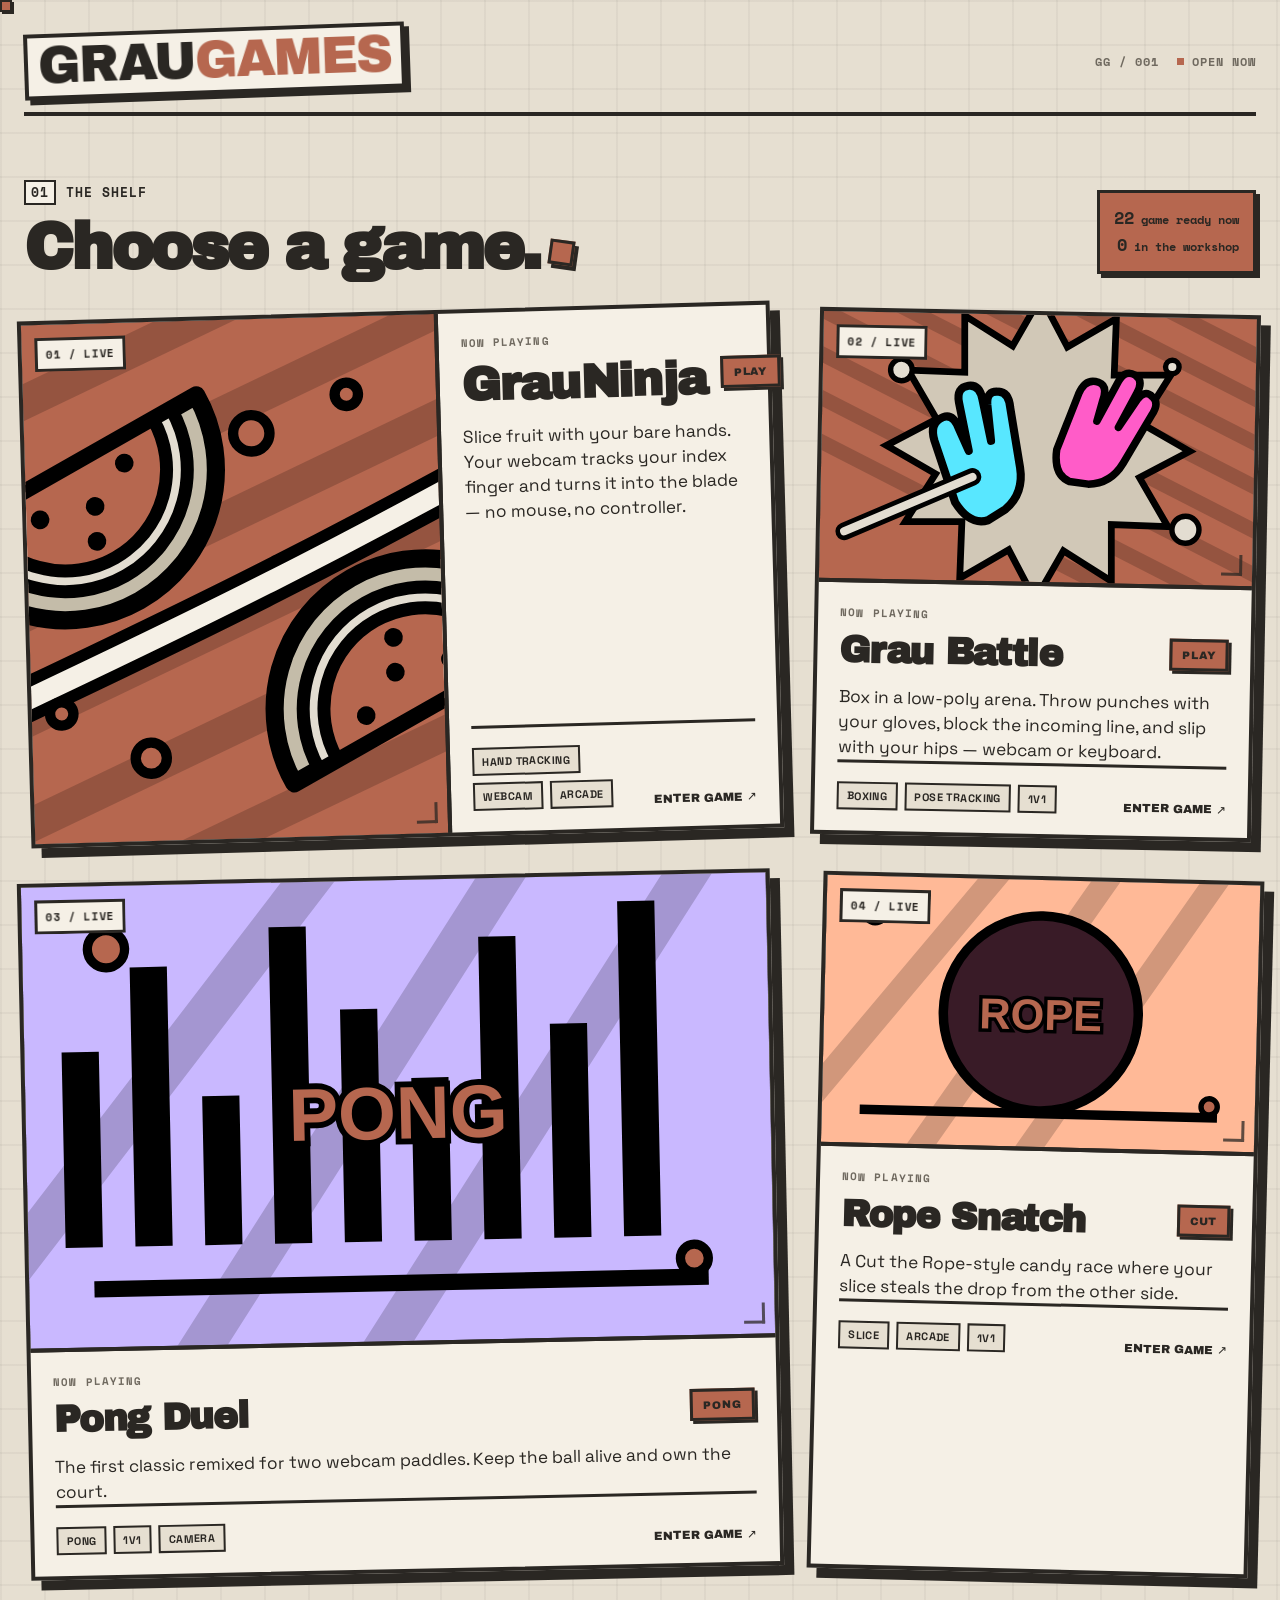
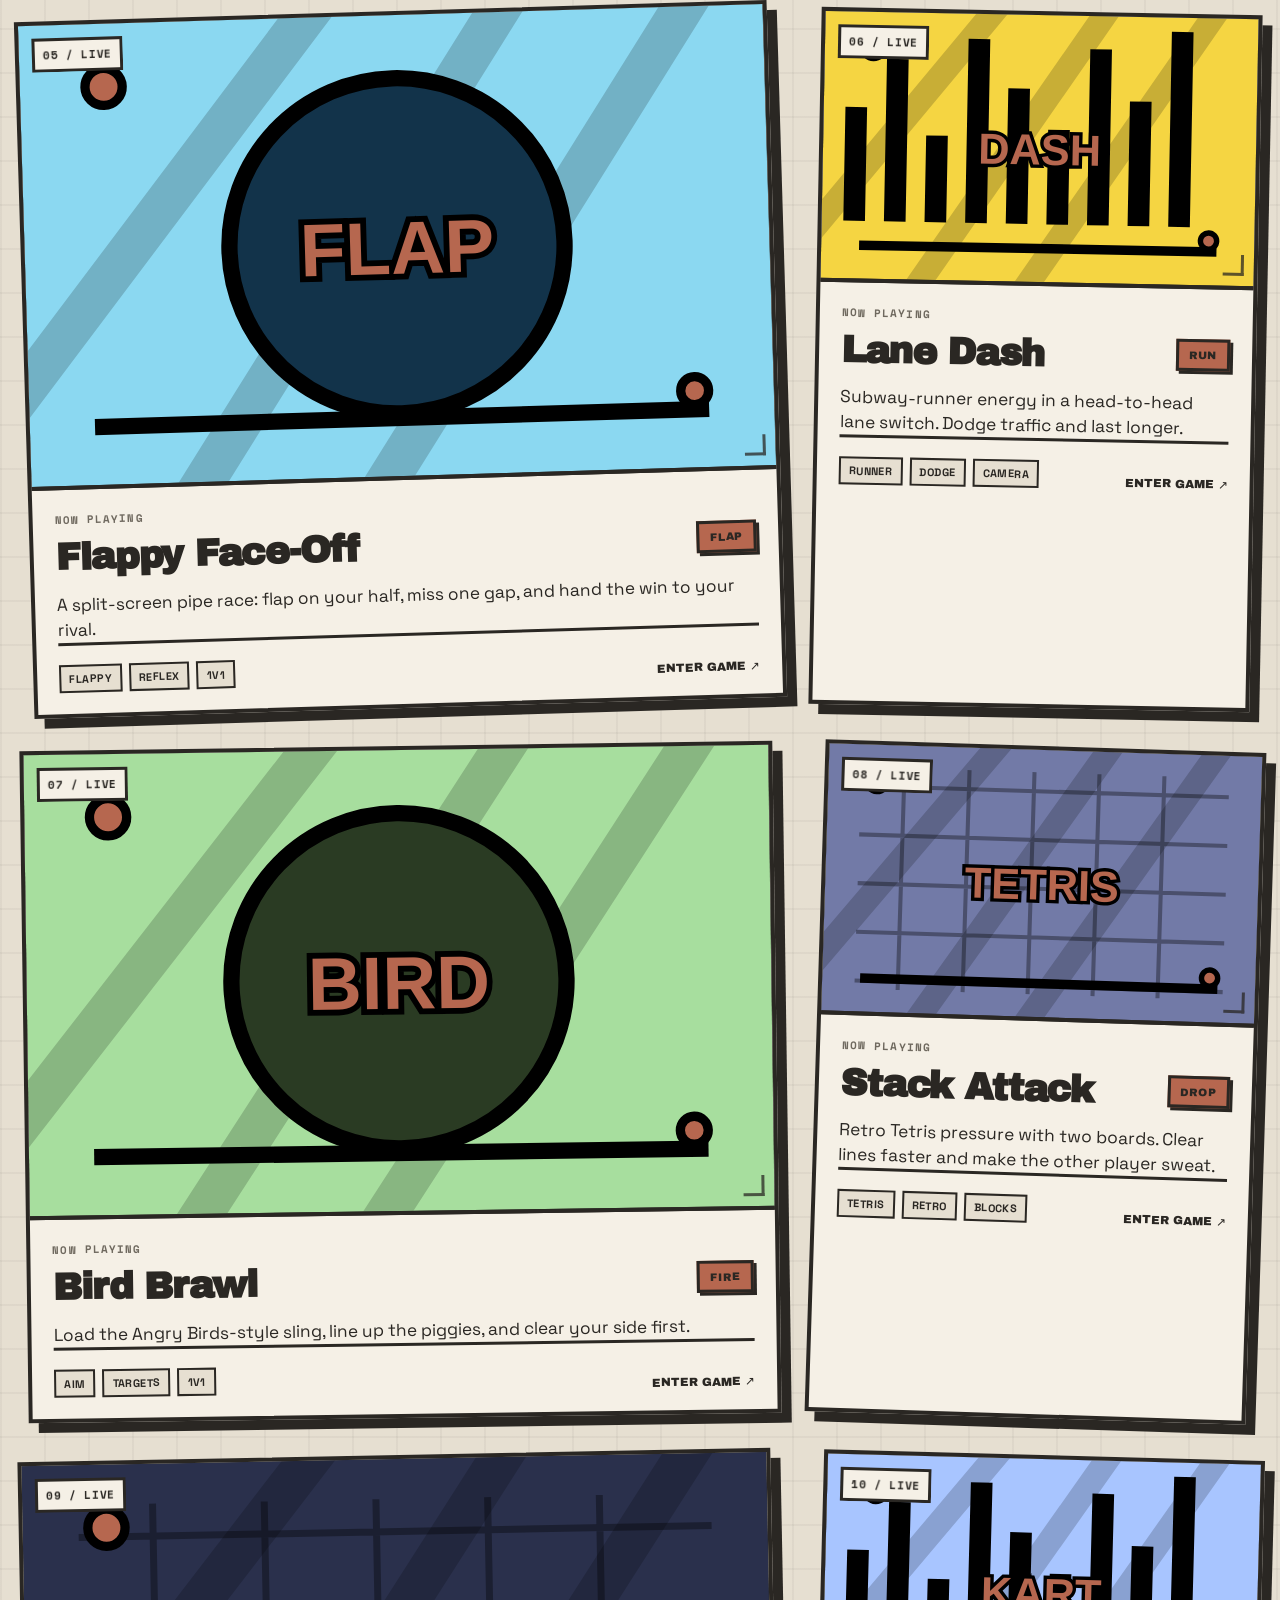
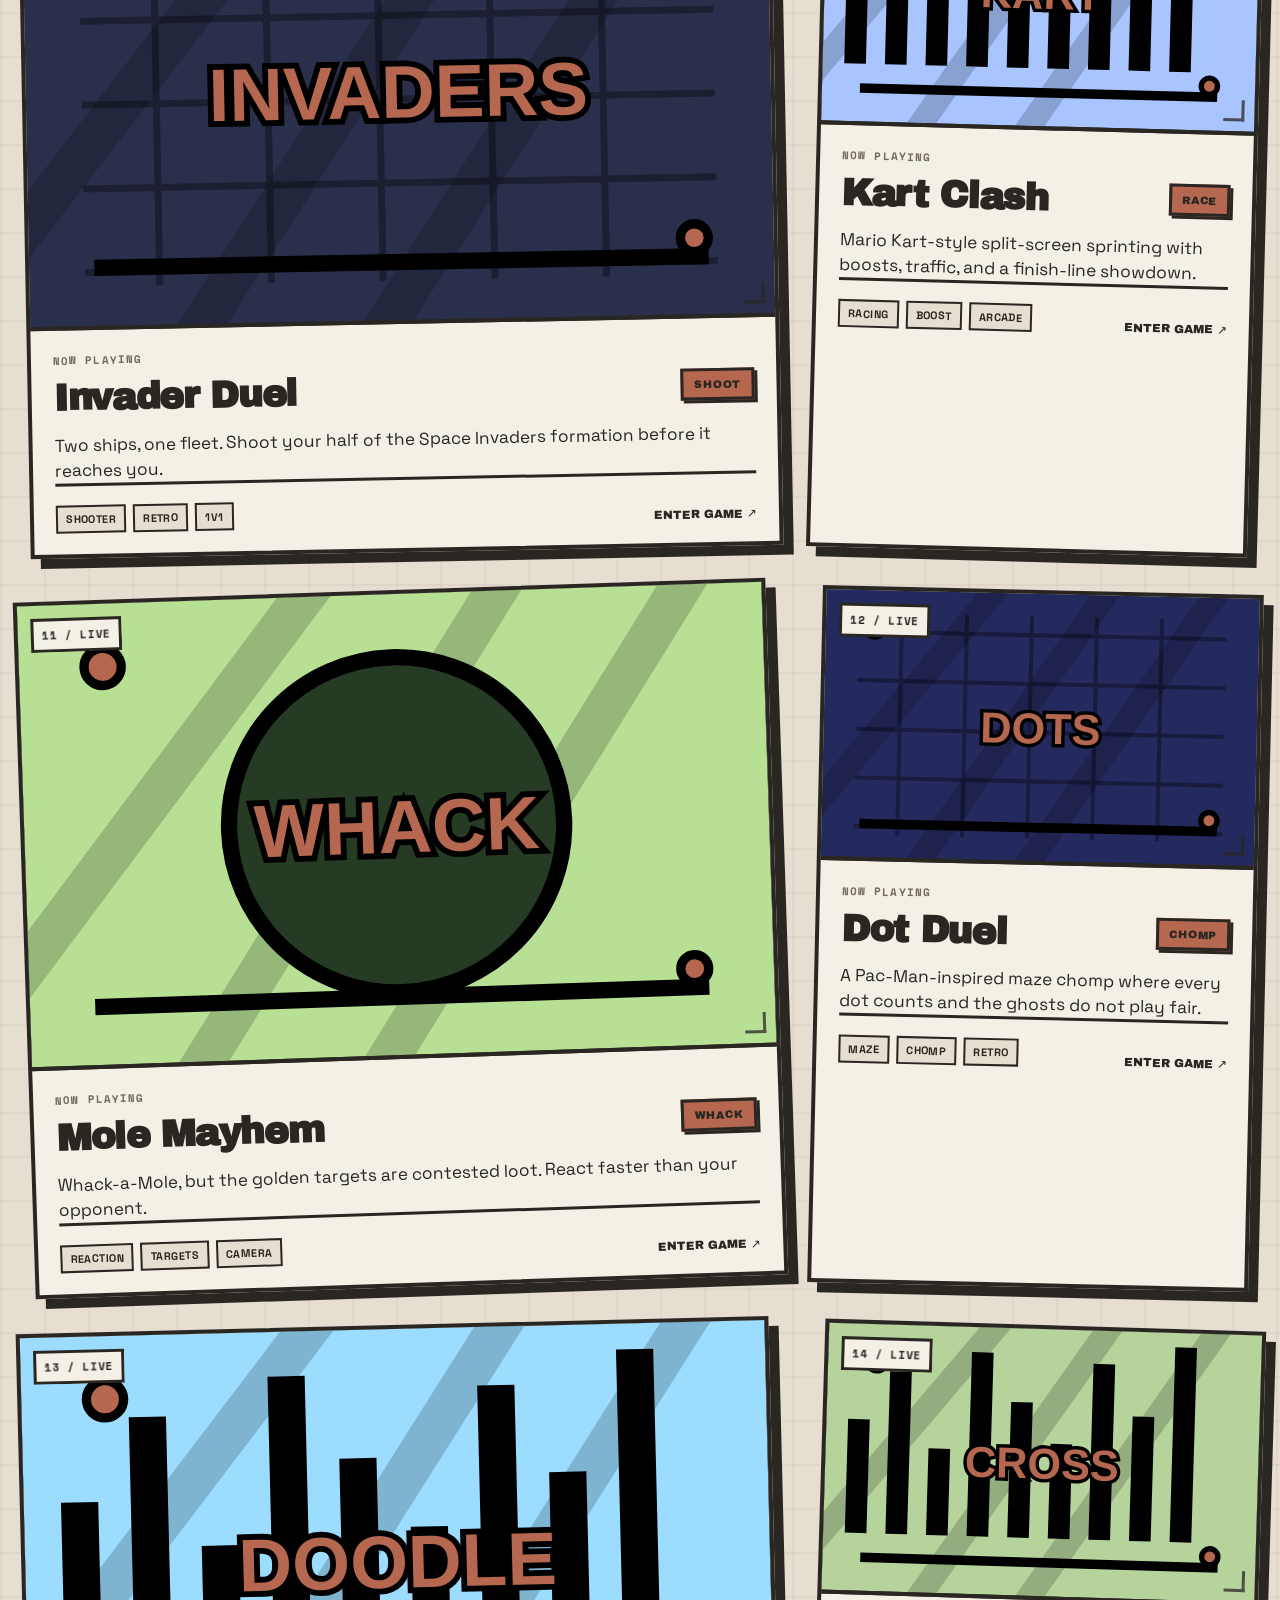
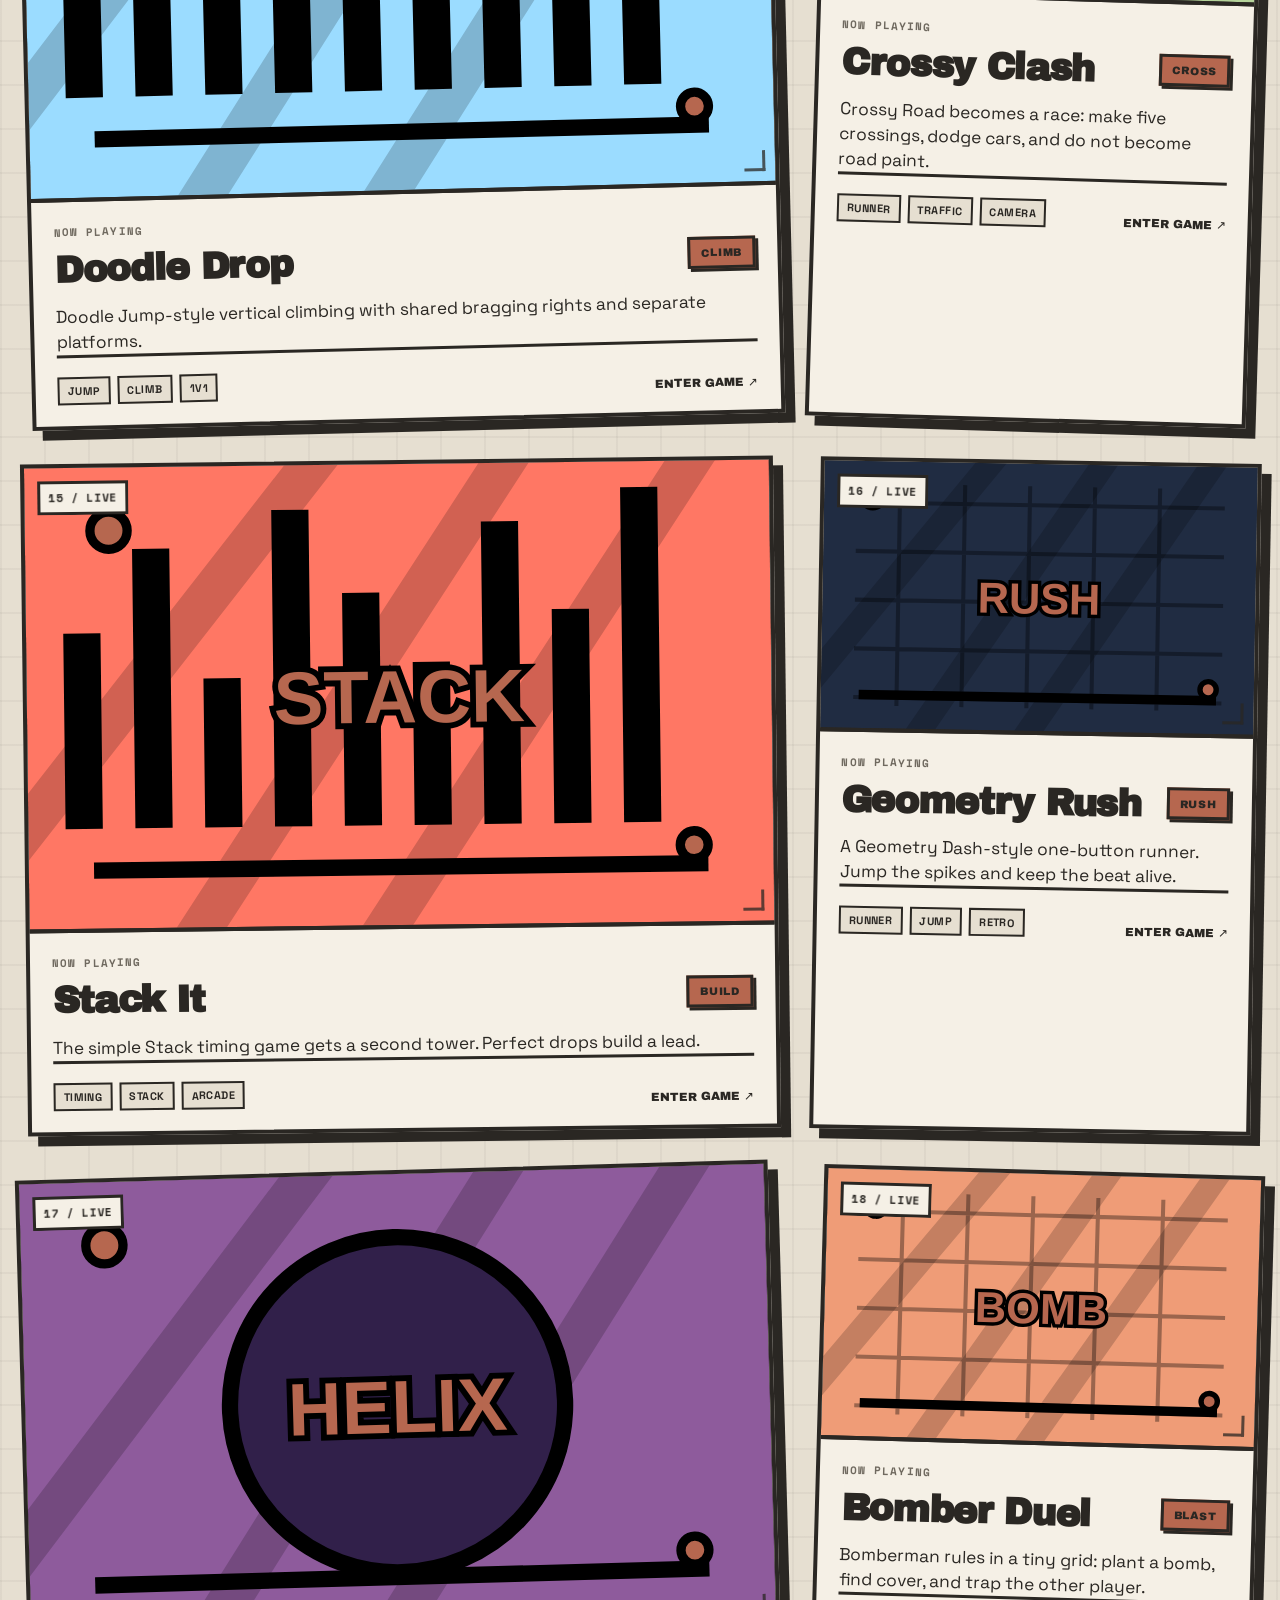
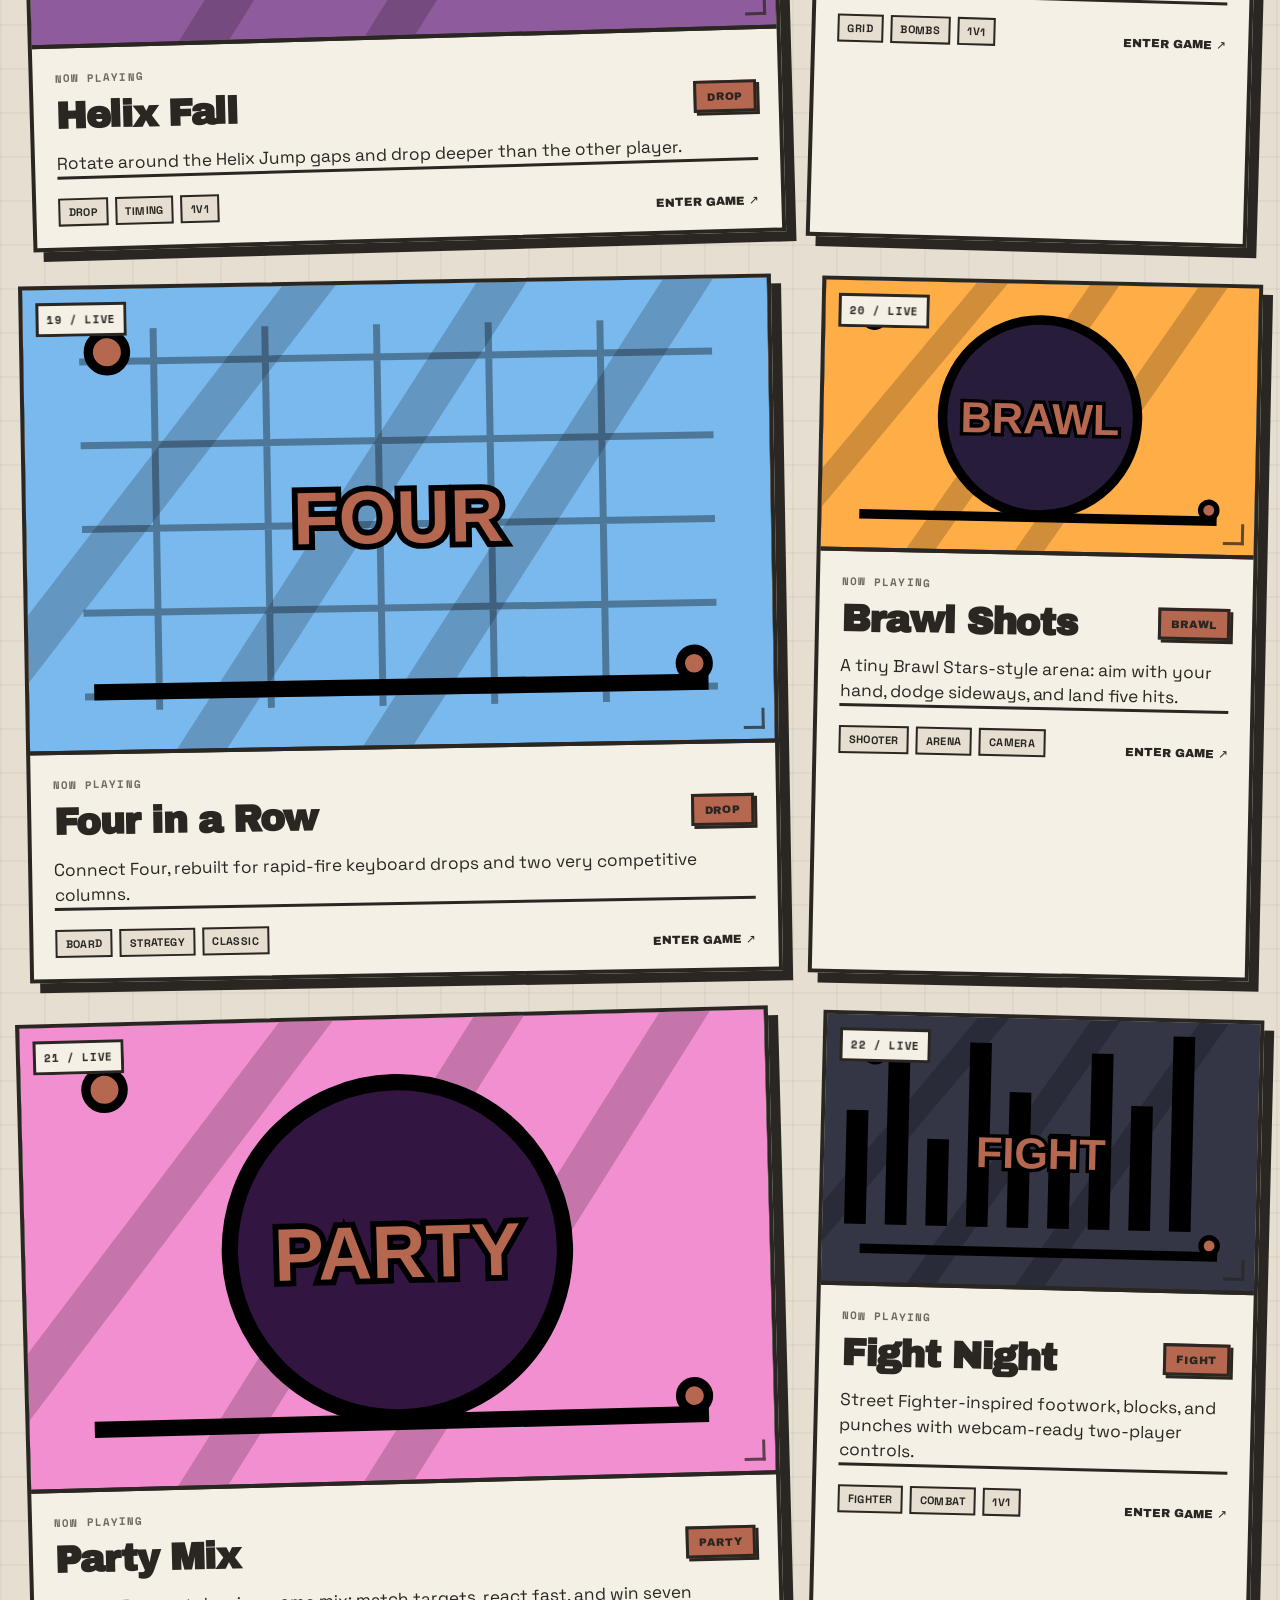
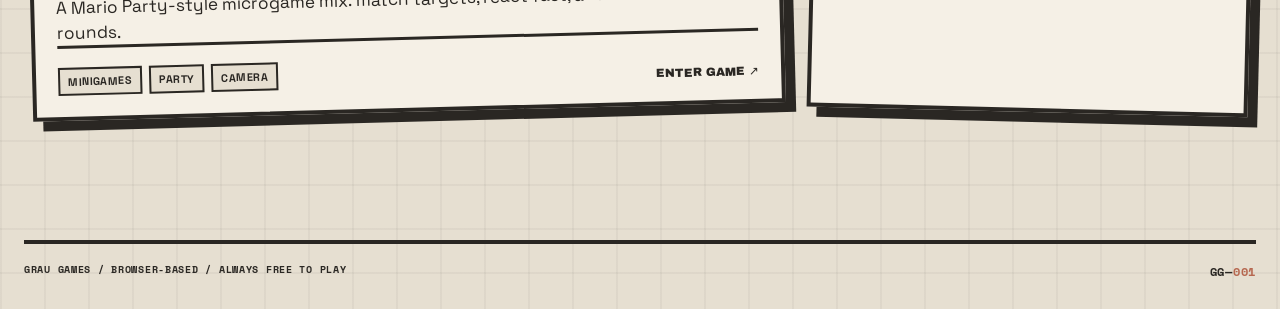
<file: index.html>
<!doctype html>
<html lang="en">
<head>
<meta charset="utf-8" />
<meta name="viewport" content="width=device-width, initial-scale=1, viewport-fit=cover" />
<title>Grau Games</title>
<meta name="description" content="Small browser games you can play instantly. No install, no signup, no ads." />
<meta name="theme-color" content="#e6dfd1" />
<meta name="color-scheme" content="light" />
<link rel="icon" href="data:image/svg+xml,<svg xmlns='http://www.w3.org/2000/svg' viewBox='0 0 100 100'><rect x='26' y='26' width='62' height='62'/><rect x='12' y='12' width='62' height='62' fill='%23b6674f' stroke='%23000' stroke-width='9'/></svg>" />
<link rel="preconnect" href="https://fonts.googleapis.com" />
<link rel="preconnect" href="https://fonts.gstatic.com" crossorigin />
<link href="https://fonts.googleapis.com/css2?family=Archivo+Black&family=Space+Grotesk:wght@400;500;700&family=Space+Mono:wght@400;700&display=swap" rel="stylesheet" />
<meta property="og:title" content="Grau Games" />
<meta property="og:description" content="Small browser games you can play instantly. No install, no signup, no ads." />
<meta property="og:type" content="website" />
<meta property="og:url" content="https://graugames.github.io/" />
<meta property="og:image" content="https://graugames.github.io/og.png" />
<meta property="og:image:width" content="1200" />
<meta property="og:image:height" content="630" />
<meta property="og:image:alt" content="The Grau Games wordmark on a yellow grid" />
<meta name="twitter:card" content="summary_large_image" />
<link rel="stylesheet" href="./styles.css" />
</head>
<body>

<!-- the signal chases the cursor behind everything -->
<div class="blob" id="blob" hidden aria-hidden="true"></div>

<header class="site-header">
  <a class="wordmark" href="./" aria-label="Grau Games">
    <span class="w-1">GRAU</span><span class="w-2">GAMES</span>
  </a>
  <div class="header-meta" aria-label="Grau Games status">
    <span class="header-id">GG / 001</span>
    <span class="status"><i aria-hidden="true"></i> OPEN NOW</span>
  </div>
</header>

<main>
  <section class="arcade" id="arcade" aria-labelledby="shelf-title">
    <div class="section-head">
      <div>
        <p class="eyebrow"><span>01</span> THE SHELF</p>
        <h2 id="shelf-title">Choose a game.</h2>
      </div>
      <p class="section-note"><b id="liveCount">0</b> game ready now<br /><b id="soonCount">0</b> in the workshop</p>
    </div>

    <div class="shelf" id="shelf" aria-label="Games"></div>
  </section>
</main>

<footer class="site-footer">
  <span>GRAU GAMES / BROWSER-BASED / ALWAYS FREE TO PLAY</span>
  <span class="footer-mark">GG—<b>001</b></span>
</footer>

<script type="module" src="./main.js"></script>

</body>
</html>
</file>
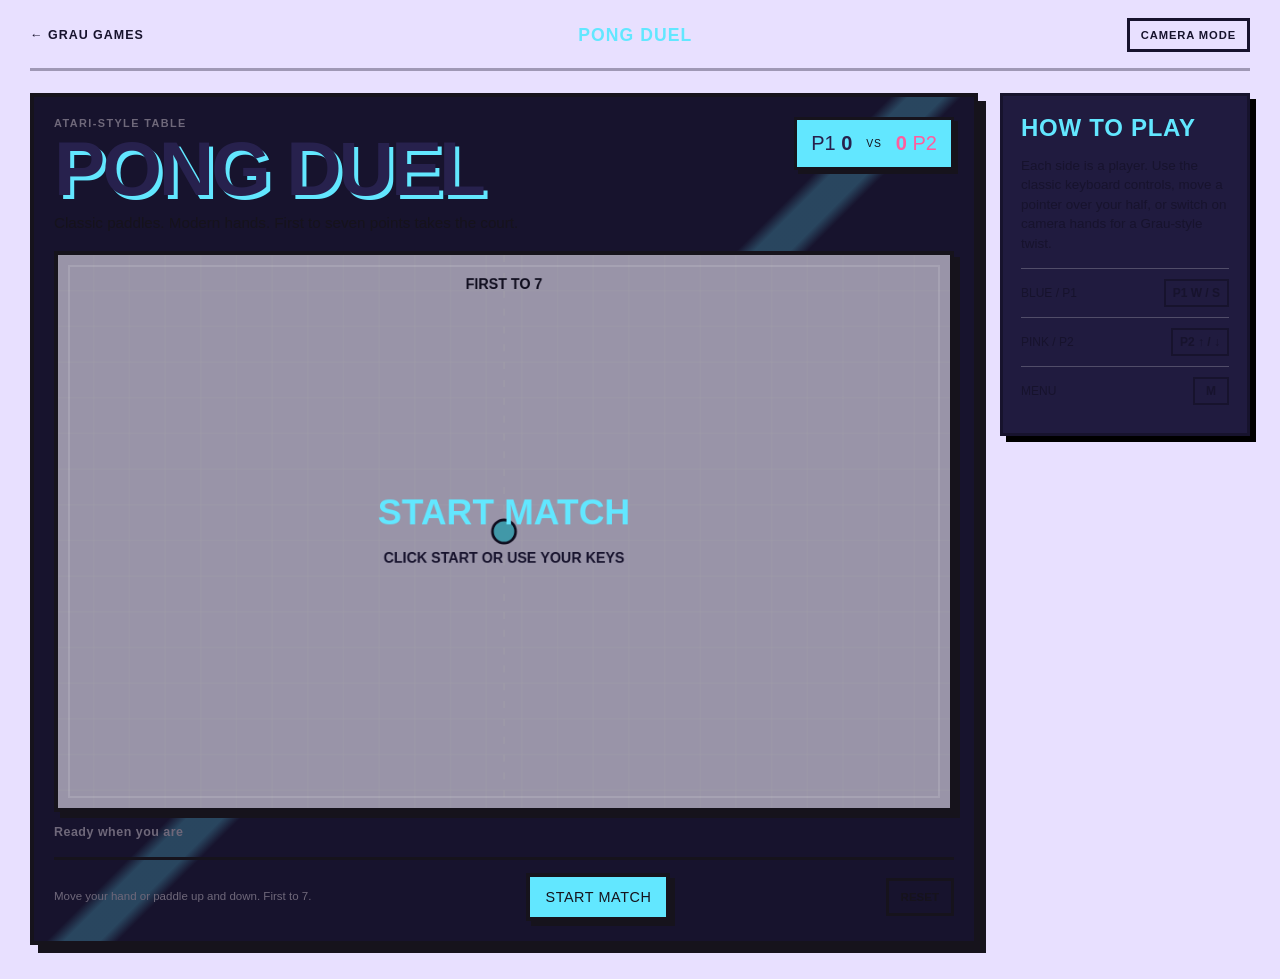
<file: _duel/index.html>
<!doctype html>
<html lang="en">
<head>
<meta charset="utf-8">
<meta name="viewport" content="width=device-width,initial-scale=1,viewport-fit=cover">
<meta name="theme-color" content="#10131f">
<title>Grau Games Arcade</title>
<link rel="stylesheet" href="./duel.css">
</head>
<body data-game="pong">
<div class="duel-app">
  <header class="game-topbar">
    <a class="back" href="../">← GRAU GAMES</a>
    <span class="brand" id="gameName">GRAU ARCADE</span>
    <button class="cam-btn" id="cameraButton" type="button">CAMERA MODE</button>
  </header>
  <main class="game-layout">
    <section class="game-card">
      <div class="game-heading">
        <div><span class="kicker" id="gameKicker">ARCADE DUEL</span><h1 id="gameTitle">GAME</h1><p class="tagline" id="gameTag"></p></div>
        <div class="scoreboard" aria-live="polite"><span class="p1">P1 <b id="scoreP1">0</b></span><span class="versus">VS</span><span class="p2"><b id="scoreP2">0</b> P2</span></div>
      </div>
      <div class="canvas-frame"><canvas id="gameCanvas" width="1000" height="620" tabindex="0" aria-label="Two player game board"></canvas></div>
      <p class="status-line" id="statusLine">Ready when you are</p>
      <div class="control-strip"><small id="controlHint"></small><button class="main-btn" id="startButton" type="button">START</button><button class="secondary-btn" id="resetButton" type="button">RESET</button></div>
      <div class="camera-drawer" id="cameraDrawer" hidden><video id="camVideo" playsinline muted></video><p><b>CAMERA INPUT ON.</b> Show one hand on each side of the frame. Pinch or tap to trigger actions. Your camera stays local to this page.</p></div>
    </section>
    <aside class="help-card"><h2>HOW TO PLAY</h2><p>Each side is a player. Use the classic keyboard controls, move a pointer over your half, or switch on camera hands for a Grau-style twist.</p><div class="key-row"><span>BLUE / P1</span><span class="key" id="keyP1">WASD</span></div><div class="key-row"><span>PINK / P2</span><span class="key" id="keyP2">ARROWS</span></div><div class="key-row"><span>MENU</span><span class="key">M</span></div></aside>
  </main>
</div>
<div class="toast" id="toast" hidden></div>
<script type="module" src="./duel.js"></script>
</body>
</html>
</file>
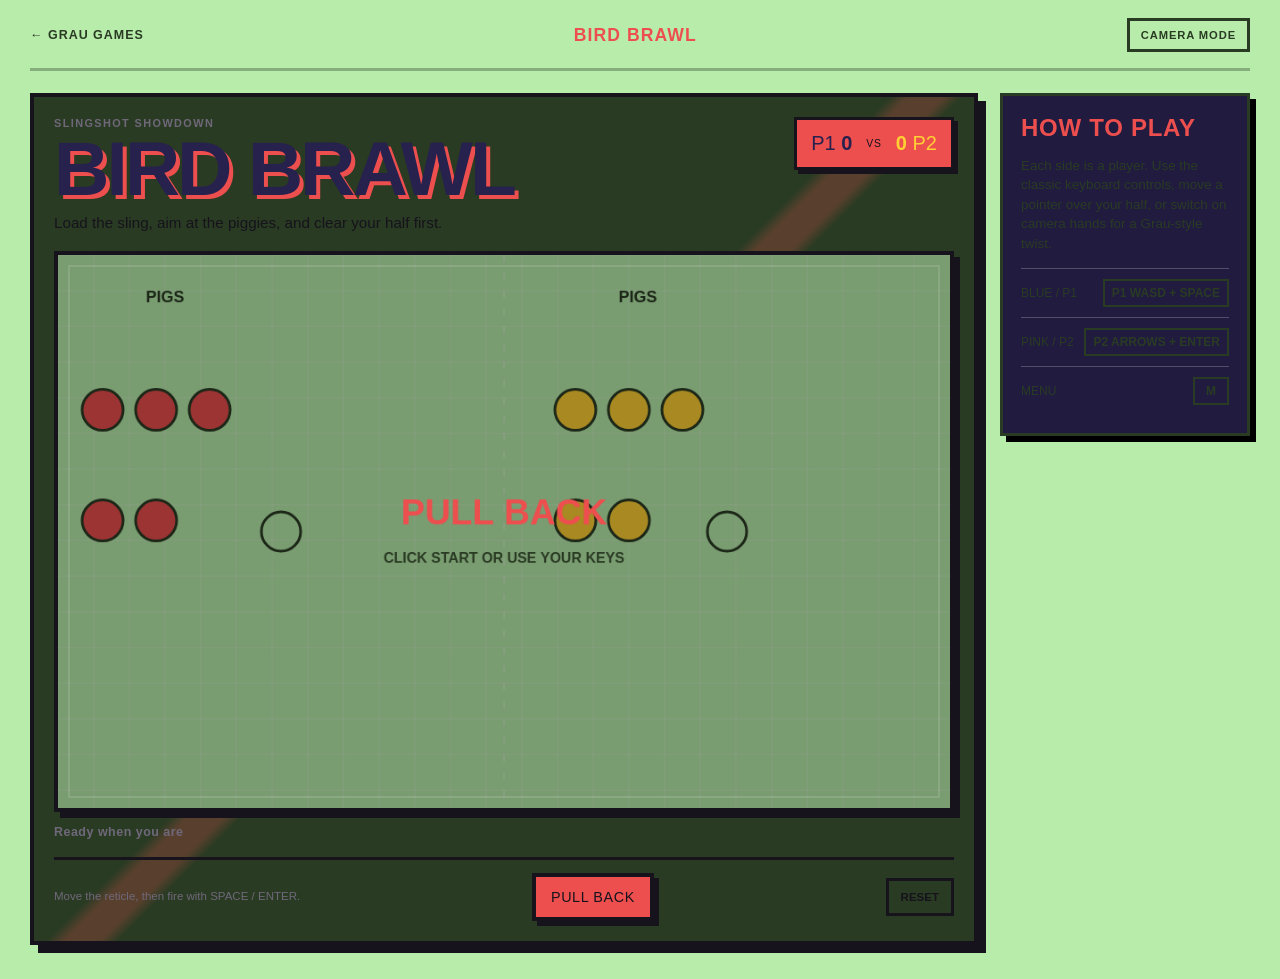
<file: bird-brawl/index.html>
<!doctype html>
<html lang="en">
<head>
<meta charset="utf-8">
<meta name="viewport" content="width=device-width,initial-scale=1,viewport-fit=cover">
<meta name="theme-color" content="#10131f">
<title>Grau Games</title>
<link rel="stylesheet" href="../_duel/duel.css">
</head>
<body data-game="angry">
<div class="duel-app">
  <header class="game-topbar">
    <a class="back" href="../">← GRAU GAMES</a>
    <span class="brand" id="gameName">GRAU ARCADE</span>
    <button class="cam-btn" id="cameraButton" type="button">CAMERA MODE</button>
  </header>
  <main class="game-layout">
    <section class="game-card">
      <div class="game-heading">
        <div>
          <span class="kicker" id="gameKicker">ARCADE DUEL</span>
          <h1 id="gameTitle">GAME</h1>
          <p class="tagline" id="gameTag"></p>
        </div>
        <div class="scoreboard" aria-live="polite">
          <span class="p1">P1 <b id="scoreP1">0</b></span>
          <span class="versus">VS</span>
          <span class="p2"><b id="scoreP2">0</b> P2</span>
        </div>
      </div>
      <div class="canvas-frame">
        <canvas id="gameCanvas" width="1000" height="620" tabindex="0" aria-label="Two player game board"></canvas>
      </div>
      <p class="status-line" id="statusLine">Ready when you are</p>
      <div class="control-strip">
        <small id="controlHint"></small>
        <button class="main-btn" id="startButton" type="button">START</button>
        <button class="secondary-btn" id="resetButton" type="button">RESET</button>
      </div>
      <div class="camera-drawer" id="cameraDrawer" hidden>
        <video id="camVideo" playsinline muted></video>
        <p><b>CAMERA INPUT ON.</b> Show one hand on each side of the frame. Pinch or tap to trigger actions. Your camera stays local to this page.</p>
      </div>
    </section>
    <aside class="help-card">
      <h2>HOW TO PLAY</h2>
      <p>Each side is a player. Use the classic keyboard controls, move a pointer over your half, or switch on camera hands for a Grau-style twist.</p>
      <div class="key-row"><span>BLUE / P1</span><span class="key" id="keyP1">WASD</span></div>
      <div class="key-row"><span>PINK / P2</span><span class="key" id="keyP2">ARROWS</span></div>
      <div class="key-row"><span>MENU</span><span class="key">M</span></div>
    </aside>
  </main>
</div>
<div class="toast" id="toast" hidden></div>
<script type="module" src="../_duel/duel.js"></script>
</body>
</html>
</file>
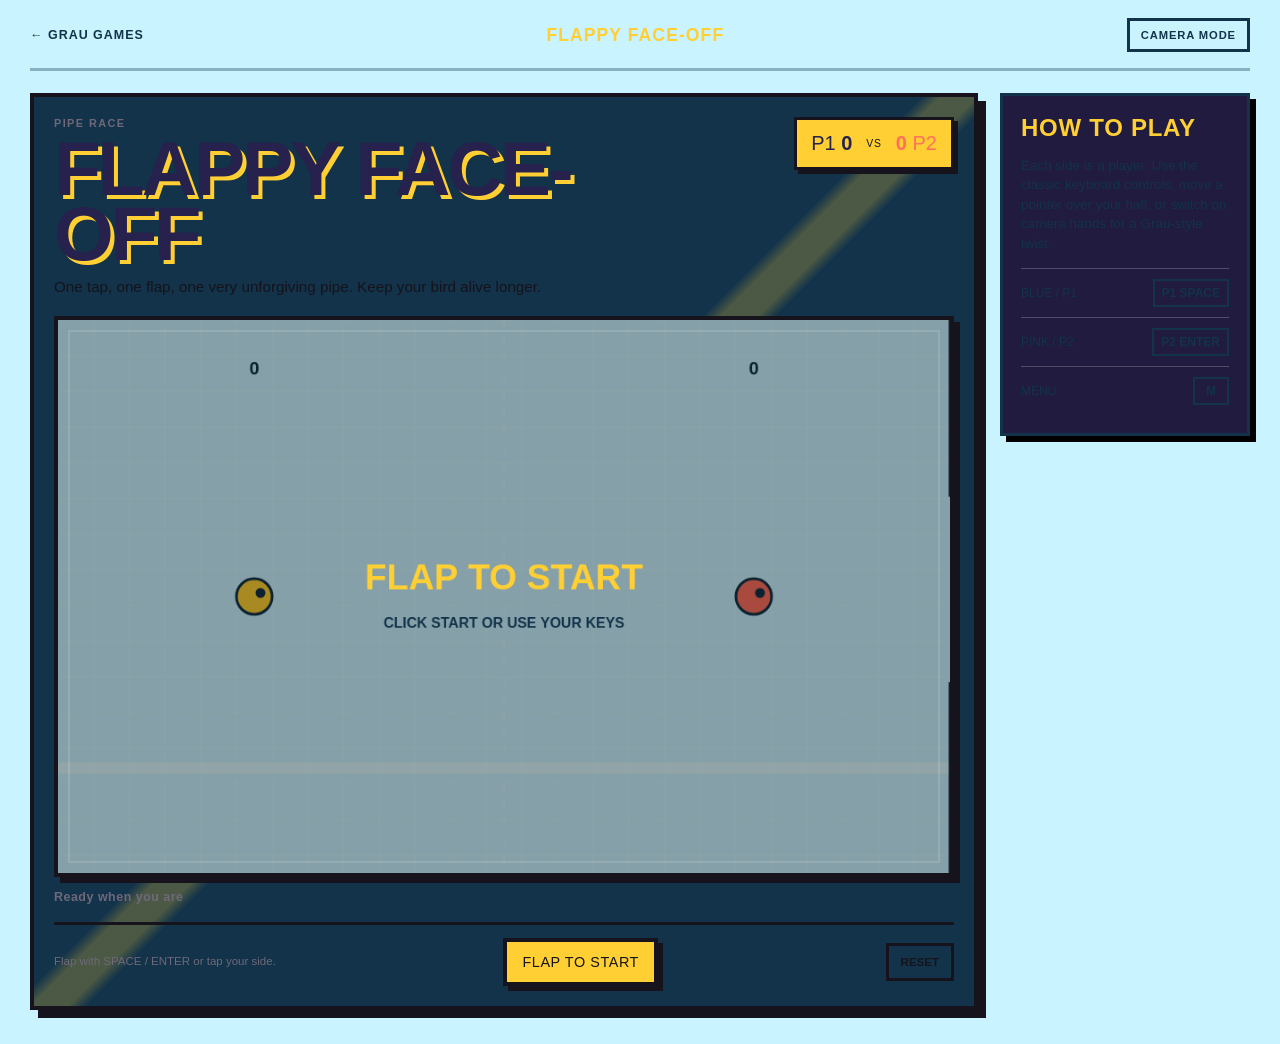
<file: flappy-faceoff/index.html>
<!doctype html>
<html lang="en">
<head>
<meta charset="utf-8">
<meta name="viewport" content="width=device-width,initial-scale=1,viewport-fit=cover">
<meta name="theme-color" content="#10131f">
<title>Grau Games</title>
<link rel="stylesheet" href="../_duel/duel.css">
</head>
<body data-game="flappy">
<div class="duel-app">
  <header class="game-topbar">
    <a class="back" href="../">← GRAU GAMES</a>
    <span class="brand" id="gameName">GRAU ARCADE</span>
    <button class="cam-btn" id="cameraButton" type="button">CAMERA MODE</button>
  </header>
  <main class="game-layout">
    <section class="game-card">
      <div class="game-heading">
        <div>
          <span class="kicker" id="gameKicker">ARCADE DUEL</span>
          <h1 id="gameTitle">GAME</h1>
          <p class="tagline" id="gameTag"></p>
        </div>
        <div class="scoreboard" aria-live="polite">
          <span class="p1">P1 <b id="scoreP1">0</b></span>
          <span class="versus">VS</span>
          <span class="p2"><b id="scoreP2">0</b> P2</span>
        </div>
      </div>
      <div class="canvas-frame">
        <canvas id="gameCanvas" width="1000" height="620" tabindex="0" aria-label="Two player game board"></canvas>
      </div>
      <p class="status-line" id="statusLine">Ready when you are</p>
      <div class="control-strip">
        <small id="controlHint"></small>
        <button class="main-btn" id="startButton" type="button">START</button>
        <button class="secondary-btn" id="resetButton" type="button">RESET</button>
      </div>
      <div class="camera-drawer" id="cameraDrawer" hidden>
        <video id="camVideo" playsinline muted></video>
        <p><b>CAMERA INPUT ON.</b> Show one hand on each side of the frame. Pinch or tap to trigger actions. Your camera stays local to this page.</p>
      </div>
    </section>
    <aside class="help-card">
      <h2>HOW TO PLAY</h2>
      <p>Each side is a player. Use the classic keyboard controls, move a pointer over your half, or switch on camera hands for a Grau-style twist.</p>
      <div class="key-row"><span>BLUE / P1</span><span class="key" id="keyP1">WASD</span></div>
      <div class="key-row"><span>PINK / P2</span><span class="key" id="keyP2">ARROWS</span></div>
      <div class="key-row"><span>MENU</span><span class="key">M</span></div>
    </aside>
  </main>
</div>
<div class="toast" id="toast" hidden></div>
<script type="module" src="../_duel/duel.js"></script>
</body>
</html>
</file>
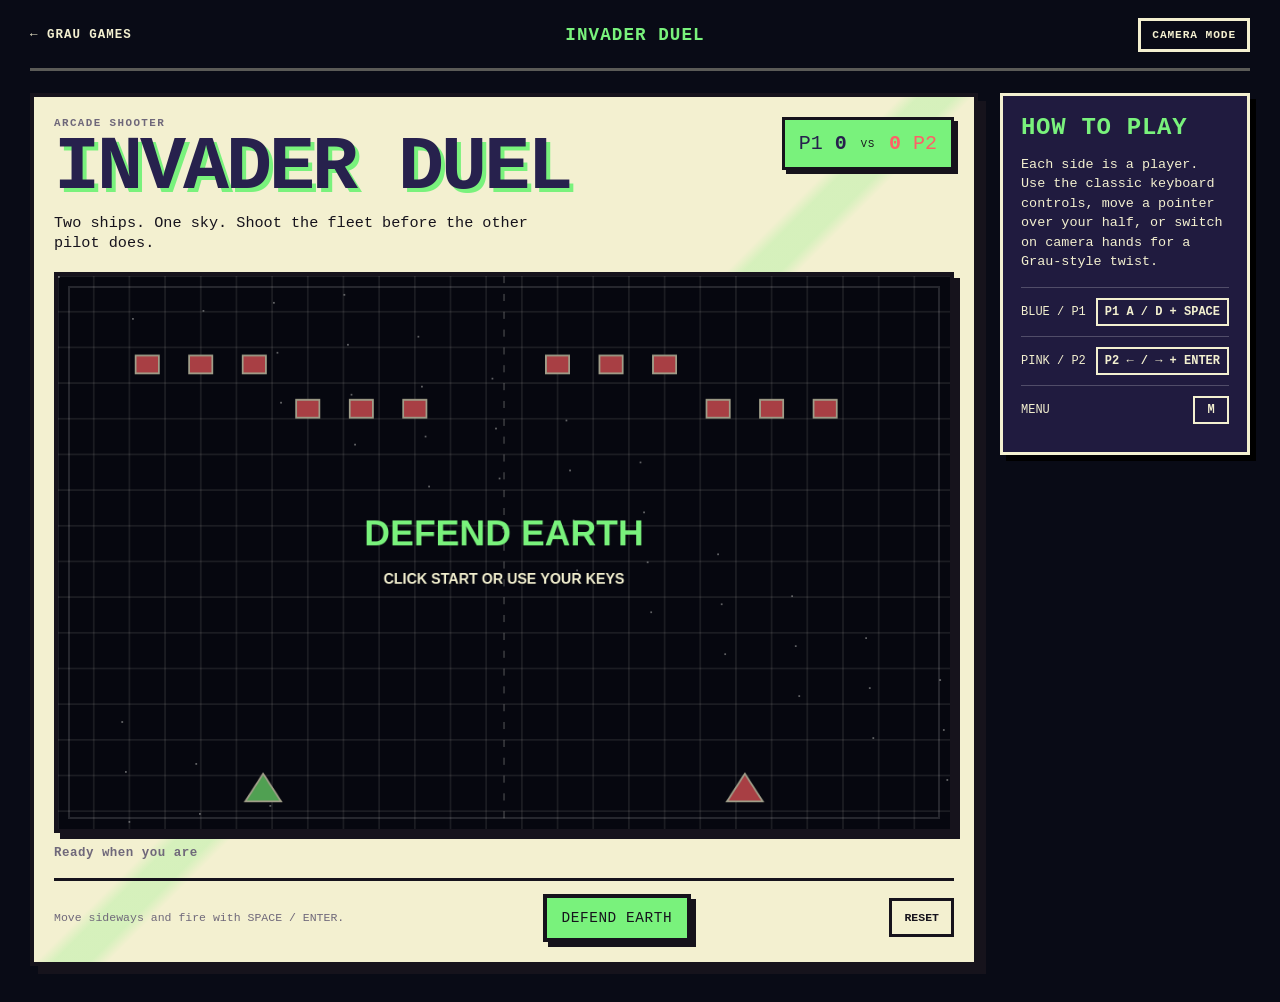
<file: invader-duel/index.html>
<!doctype html>
<html lang="en">
<head>
<meta charset="utf-8">
<meta name="viewport" content="width=device-width,initial-scale=1,viewport-fit=cover">
<meta name="theme-color" content="#10131f">
<title>Grau Games</title>
<link rel="stylesheet" href="../_duel/duel.css">
</head>
<body data-game="space">
<div class="duel-app">
  <header class="game-topbar">
    <a class="back" href="../">← GRAU GAMES</a>
    <span class="brand" id="gameName">GRAU ARCADE</span>
    <button class="cam-btn" id="cameraButton" type="button">CAMERA MODE</button>
  </header>
  <main class="game-layout">
    <section class="game-card">
      <div class="game-heading">
        <div><span class="kicker" id="gameKicker">ARCADE DUEL</span><h1 id="gameTitle">GAME</h1><p class="tagline" id="gameTag"></p></div>
        <div class="scoreboard" aria-live="polite"><span class="p1">P1 <b id="scoreP1">0</b></span><span class="versus">VS</span><span class="p2"><b id="scoreP2">0</b> P2</span></div>
      </div>
      <div class="canvas-frame"><canvas id="gameCanvas" width="1000" height="620" tabindex="0" aria-label="Two player game board"></canvas></div>
      <p class="status-line" id="statusLine">Ready when you are</p>
      <div class="control-strip"><small id="controlHint"></small><button class="main-btn" id="startButton" type="button">START</button><button class="secondary-btn" id="resetButton" type="button">RESET</button></div>
      <div class="camera-drawer" id="cameraDrawer" hidden><video id="camVideo" playsinline muted></video><p><b>CAMERA INPUT ON.</b> Show one hand on each side of the frame. Pinch or tap to trigger actions. Your camera stays local to this page.</p></div>
    </section>
    <aside class="help-card"><h2>HOW TO PLAY</h2><p>Each side is a player. Use the classic keyboard controls, move a pointer over your half, or switch on camera hands for a Grau-style twist.</p><div class="key-row"><span>BLUE / P1</span><span class="key" id="keyP1">WASD</span></div><div class="key-row"><span>PINK / P2</span><span class="key" id="keyP2">ARROWS</span></div><div class="key-row"><span>MENU</span><span class="key">M</span></div></aside>
  </main>
</div>
<div class="toast" id="toast" hidden></div>
<script type="module" src="../_duel/duel.js"></script>
</body>
</html>
</file>
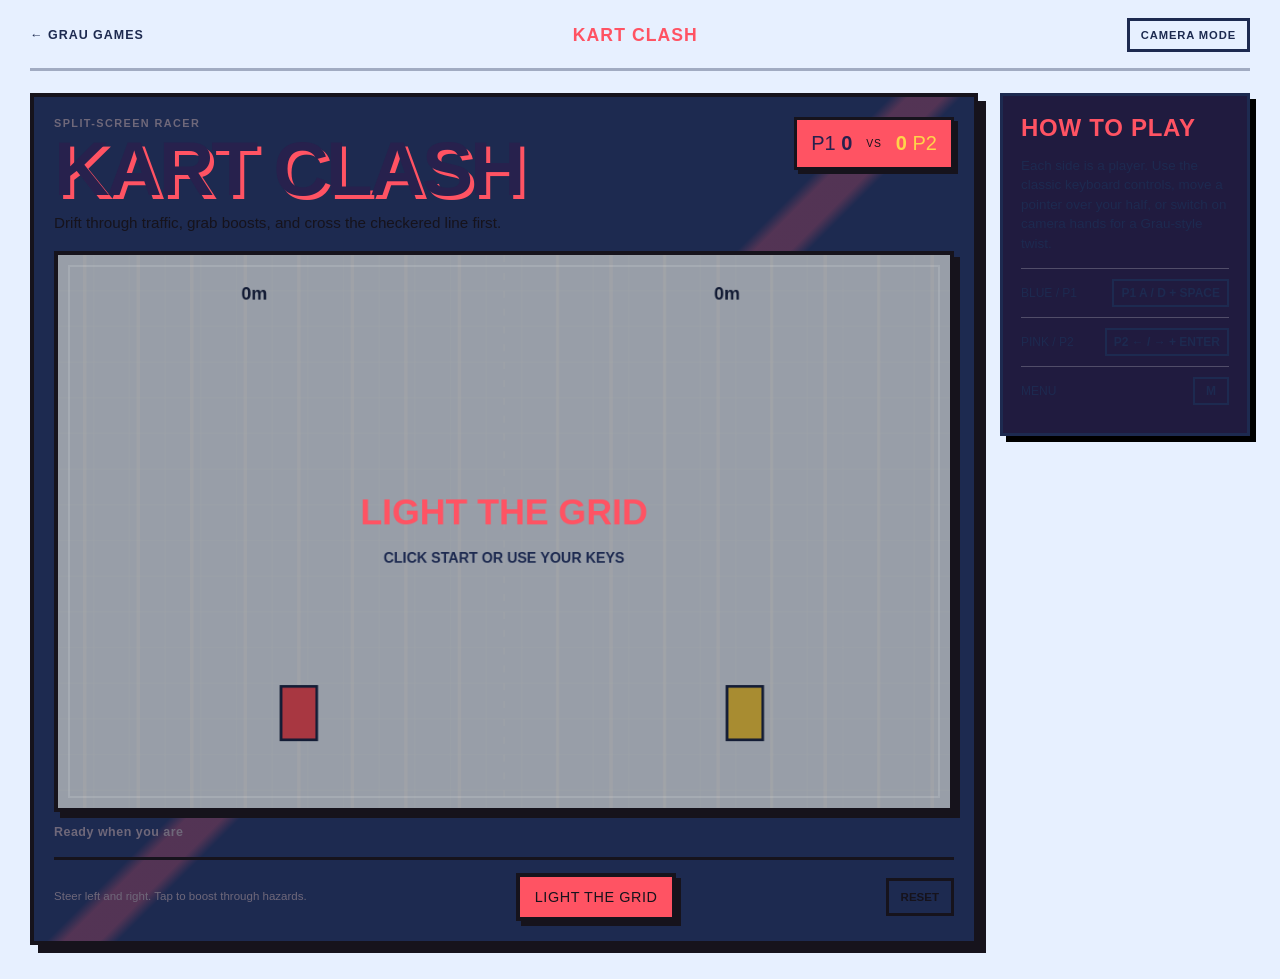
<file: kart-clash/index.html>
<!doctype html>
<html lang="en">
<head>
<meta charset="utf-8">
<meta name="viewport" content="width=device-width,initial-scale=1,viewport-fit=cover">
<meta name="theme-color" content="#10131f">
<title>Grau Games</title>
<link rel="stylesheet" href="../_duel/duel.css">
</head>
<body data-game="kart">
<div class="duel-app">
  <header class="game-topbar">
    <a class="back" href="../">← GRAU GAMES</a>
    <span class="brand" id="gameName">GRAU ARCADE</span>
    <button class="cam-btn" id="cameraButton" type="button">CAMERA MODE</button>
  </header>
  <main class="game-layout">
    <section class="game-card">
      <div class="game-heading">
        <div><span class="kicker" id="gameKicker">ARCADE DUEL</span><h1 id="gameTitle">GAME</h1><p class="tagline" id="gameTag"></p></div>
        <div class="scoreboard" aria-live="polite"><span class="p1">P1 <b id="scoreP1">0</b></span><span class="versus">VS</span><span class="p2"><b id="scoreP2">0</b> P2</span></div>
      </div>
      <div class="canvas-frame"><canvas id="gameCanvas" width="1000" height="620" tabindex="0" aria-label="Two player game board"></canvas></div>
      <p class="status-line" id="statusLine">Ready when you are</p>
      <div class="control-strip"><small id="controlHint"></small><button class="main-btn" id="startButton" type="button">START</button><button class="secondary-btn" id="resetButton" type="button">RESET</button></div>
      <div class="camera-drawer" id="cameraDrawer" hidden><video id="camVideo" playsinline muted></video><p><b>CAMERA INPUT ON.</b> Show one hand on each side of the frame. Pinch or tap to trigger actions. Your camera stays local to this page.</p></div>
    </section>
    <aside class="help-card"><h2>HOW TO PLAY</h2><p>Each side is a player. Use the classic keyboard controls, move a pointer over your half, or switch on camera hands for a Grau-style twist.</p><div class="key-row"><span>BLUE / P1</span><span class="key" id="keyP1">WASD</span></div><div class="key-row"><span>PINK / P2</span><span class="key" id="keyP2">ARROWS</span></div><div class="key-row"><span>MENU</span><span class="key">M</span></div></aside>
  </main>
</div>
<div class="toast" id="toast" hidden></div>
<script type="module" src="../_duel/duel.js"></script>
</body>
</html>
</file>
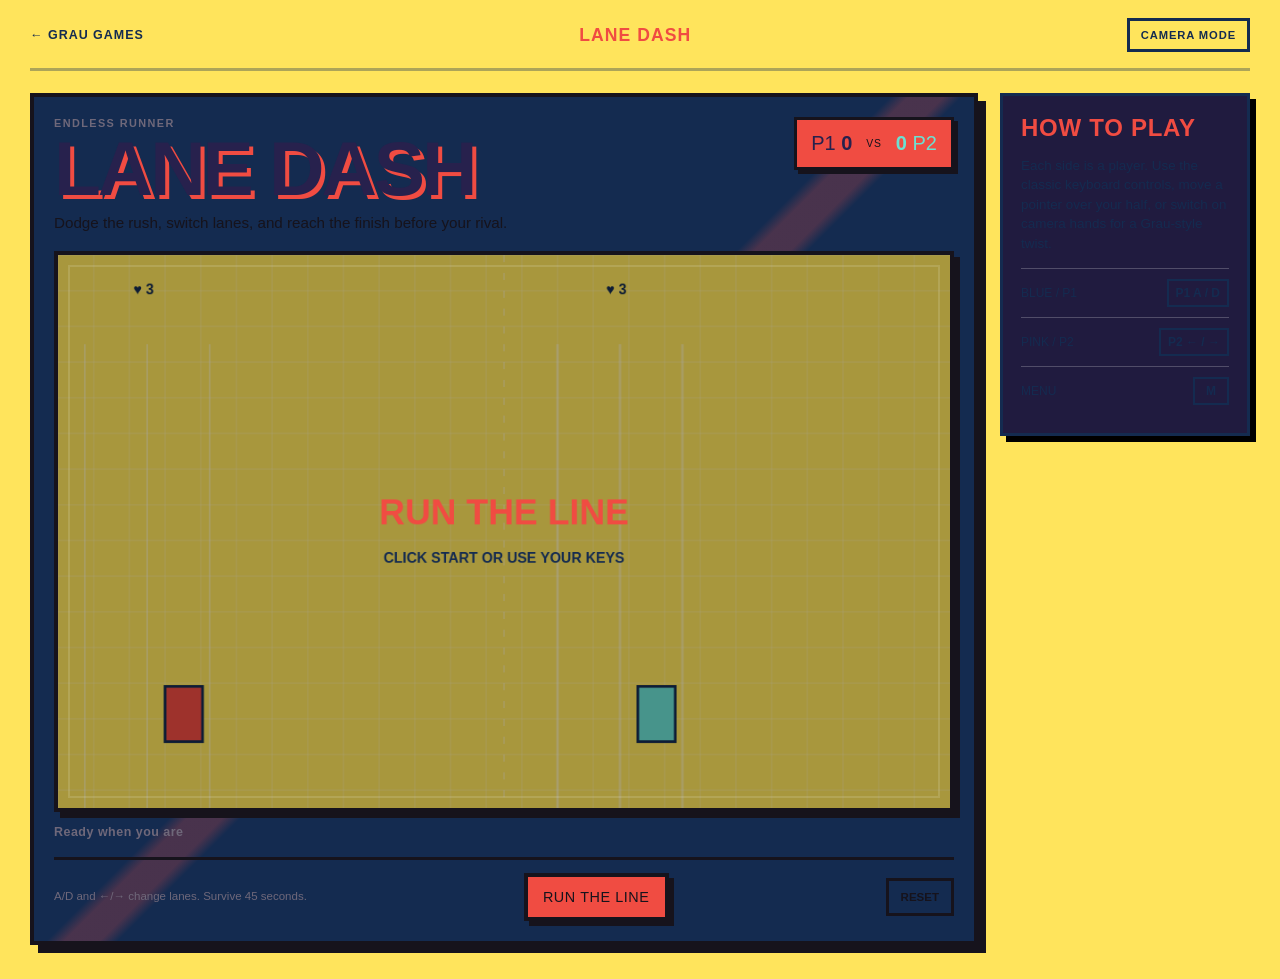
<file: lane-dash/index.html>
<!doctype html>
<html lang="en">
<head>
<meta charset="utf-8">
<meta name="viewport" content="width=device-width,initial-scale=1,viewport-fit=cover">
<meta name="theme-color" content="#10131f">
<title>Grau Games</title>
<link rel="stylesheet" href="../_duel/duel.css">
</head>
<body data-game="subway">
<div class="duel-app">
  <header class="game-topbar">
    <a class="back" href="../">← GRAU GAMES</a>
    <span class="brand" id="gameName">GRAU ARCADE</span>
    <button class="cam-btn" id="cameraButton" type="button">CAMERA MODE</button>
  </header>
  <main class="game-layout">
    <section class="game-card">
      <div class="game-heading">
        <div>
          <span class="kicker" id="gameKicker">ARCADE DUEL</span>
          <h1 id="gameTitle">GAME</h1>
          <p class="tagline" id="gameTag"></p>
        </div>
        <div class="scoreboard" aria-live="polite">
          <span class="p1">P1 <b id="scoreP1">0</b></span>
          <span class="versus">VS</span>
          <span class="p2"><b id="scoreP2">0</b> P2</span>
        </div>
      </div>
      <div class="canvas-frame">
        <canvas id="gameCanvas" width="1000" height="620" tabindex="0" aria-label="Two player game board"></canvas>
      </div>
      <p class="status-line" id="statusLine">Ready when you are</p>
      <div class="control-strip">
        <small id="controlHint"></small>
        <button class="main-btn" id="startButton" type="button">START</button>
        <button class="secondary-btn" id="resetButton" type="button">RESET</button>
      </div>
      <div class="camera-drawer" id="cameraDrawer" hidden>
        <video id="camVideo" playsinline muted></video>
        <p><b>CAMERA INPUT ON.</b> Show one hand on each side of the frame. Pinch or tap to trigger actions. Your camera stays local to this page.</p>
      </div>
    </section>
    <aside class="help-card">
      <h2>HOW TO PLAY</h2>
      <p>Each side is a player. Use the classic keyboard controls, move a pointer over your half, or switch on camera hands for a Grau-style twist.</p>
      <div class="key-row"><span>BLUE / P1</span><span class="key" id="keyP1">WASD</span></div>
      <div class="key-row"><span>PINK / P2</span><span class="key" id="keyP2">ARROWS</span></div>
      <div class="key-row"><span>MENU</span><span class="key">M</span></div>
    </aside>
  </main>
</div>
<div class="toast" id="toast" hidden></div>
<script type="module" src="../_duel/duel.js"></script>
</body>
</html>
</file>
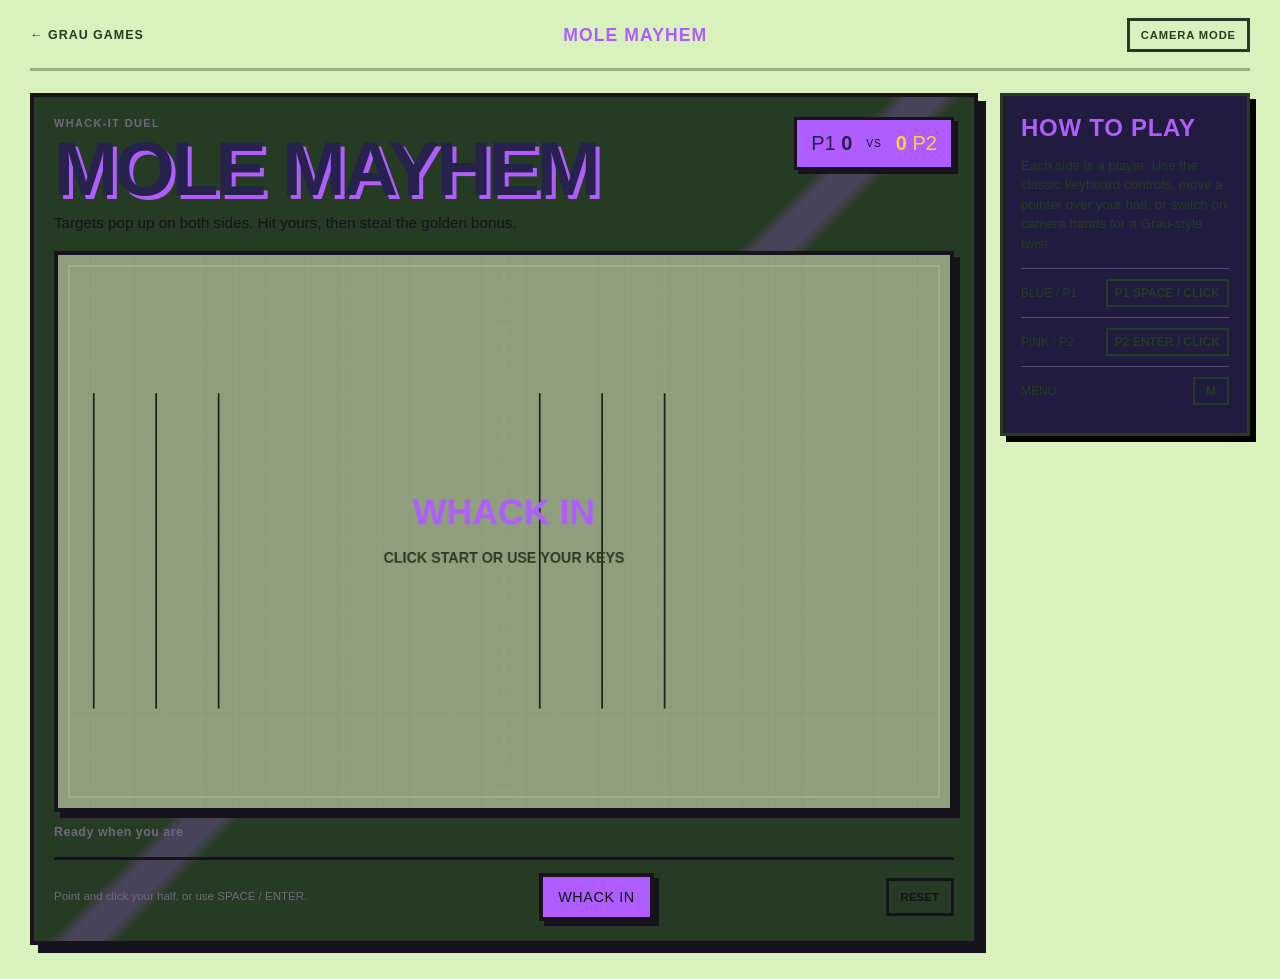
<file: mole-mayhem/index.html>
<!doctype html>
<html lang="en">
<head>
<meta charset="utf-8">
<meta name="viewport" content="width=device-width,initial-scale=1,viewport-fit=cover">
<meta name="theme-color" content="#10131f">
<title>Grau Games</title>
<link rel="stylesheet" href="../_duel/duel.css">
</head>
<body data-game="whack">
<div class="duel-app">
  <header class="game-topbar">
    <a class="back" href="../">← GRAU GAMES</a>
    <span class="brand" id="gameName">GRAU ARCADE</span>
    <button class="cam-btn" id="cameraButton" type="button">CAMERA MODE</button>
  </header>
  <main class="game-layout">
    <section class="game-card">
      <div class="game-heading">
        <div><span class="kicker" id="gameKicker">ARCADE DUEL</span><h1 id="gameTitle">GAME</h1><p class="tagline" id="gameTag"></p></div>
        <div class="scoreboard" aria-live="polite"><span class="p1">P1 <b id="scoreP1">0</b></span><span class="versus">VS</span><span class="p2"><b id="scoreP2">0</b> P2</span></div>
      </div>
      <div class="canvas-frame"><canvas id="gameCanvas" width="1000" height="620" tabindex="0" aria-label="Two player game board"></canvas></div>
      <p class="status-line" id="statusLine">Ready when you are</p>
      <div class="control-strip"><small id="controlHint"></small><button class="main-btn" id="startButton" type="button">START</button><button class="secondary-btn" id="resetButton" type="button">RESET</button></div>
      <div class="camera-drawer" id="cameraDrawer" hidden><video id="camVideo" playsinline muted></video><p><b>CAMERA INPUT ON.</b> Show one hand on each side of the frame. Pinch or tap to trigger actions. Your camera stays local to this page.</p></div>
    </section>
    <aside class="help-card"><h2>HOW TO PLAY</h2><p>Each side is a player. Use the classic keyboard controls, move a pointer over your half, or switch on camera hands for a Grau-style twist.</p><div class="key-row"><span>BLUE / P1</span><span class="key" id="keyP1">WASD</span></div><div class="key-row"><span>PINK / P2</span><span class="key" id="keyP2">ARROWS</span></div><div class="key-row"><span>MENU</span><span class="key">M</span></div></aside>
  </main>
</div>
<div class="toast" id="toast" hidden></div>
<script type="module" src="../_duel/duel.js"></script>
</body>
</html>
</file>
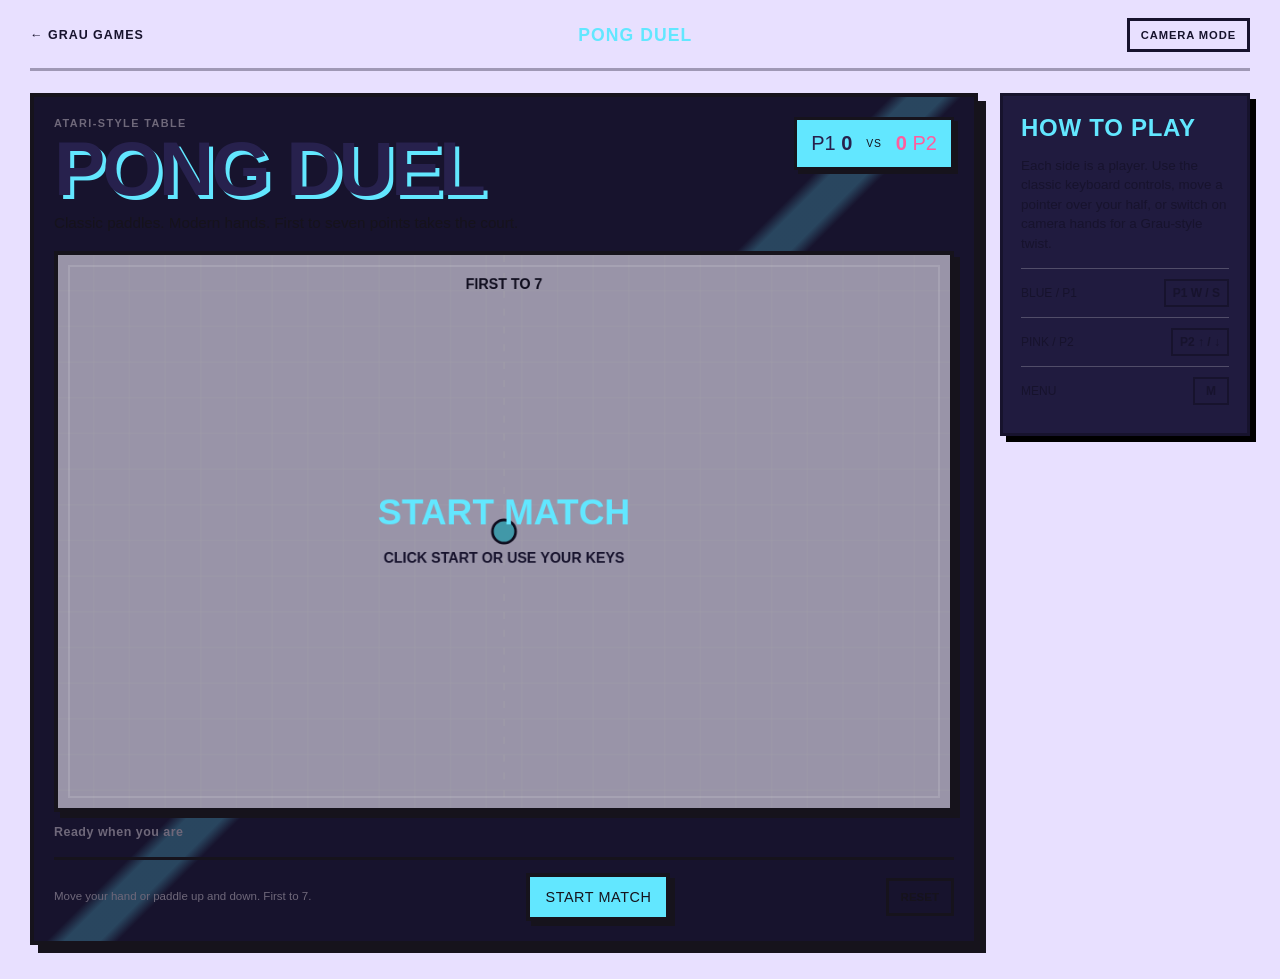
<file: pong-duel/index.html>
<!doctype html>
<html lang="en">
<head>
<meta charset="utf-8">
<meta name="viewport" content="width=device-width,initial-scale=1,viewport-fit=cover">
<meta name="theme-color" content="#10131f">
<title>Grau Games</title>
<link rel="stylesheet" href="../_duel/duel.css">
</head>
<body data-game="pong">
<div class="duel-app">
  <header class="game-topbar">
    <a class="back" href="../">← GRAU GAMES</a>
    <span class="brand" id="gameName">GRAU ARCADE</span>
    <button class="cam-btn" id="cameraButton" type="button">CAMERA MODE</button>
  </header>
  <main class="game-layout">
    <section class="game-card">
      <div class="game-heading">
        <div>
          <span class="kicker" id="gameKicker">ARCADE DUEL</span>
          <h1 id="gameTitle">GAME</h1>
          <p class="tagline" id="gameTag"></p>
        </div>
        <div class="scoreboard" aria-live="polite">
          <span class="p1">P1 <b id="scoreP1">0</b></span>
          <span class="versus">VS</span>
          <span class="p2"><b id="scoreP2">0</b> P2</span>
        </div>
      </div>
      <div class="canvas-frame">
        <canvas id="gameCanvas" width="1000" height="620" tabindex="0" aria-label="Two player game board"></canvas>
      </div>
      <p class="status-line" id="statusLine">Ready when you are</p>
      <div class="control-strip">
        <small id="controlHint"></small>
        <button class="main-btn" id="startButton" type="button">START</button>
        <button class="secondary-btn" id="resetButton" type="button">RESET</button>
      </div>
      <div class="camera-drawer" id="cameraDrawer" hidden>
        <video id="camVideo" playsinline muted></video>
        <p><b>CAMERA INPUT ON.</b> Show one hand on each side of the frame. Pinch or tap to trigger actions. Your camera stays local to this page.</p>
      </div>
    </section>
    <aside class="help-card">
      <h2>HOW TO PLAY</h2>
      <p>Each side is a player. Use the classic keyboard controls, move a pointer over your half, or switch on camera hands for a Grau-style twist.</p>
      <div class="key-row"><span>BLUE / P1</span><span class="key" id="keyP1">WASD</span></div>
      <div class="key-row"><span>PINK / P2</span><span class="key" id="keyP2">ARROWS</span></div>
      <div class="key-row"><span>MENU</span><span class="key">M</span></div>
    </aside>
  </main>
</div>
<div class="toast" id="toast" hidden></div>
<script type="module" src="../_duel/duel.js"></script>
</body>
</html>
</file>
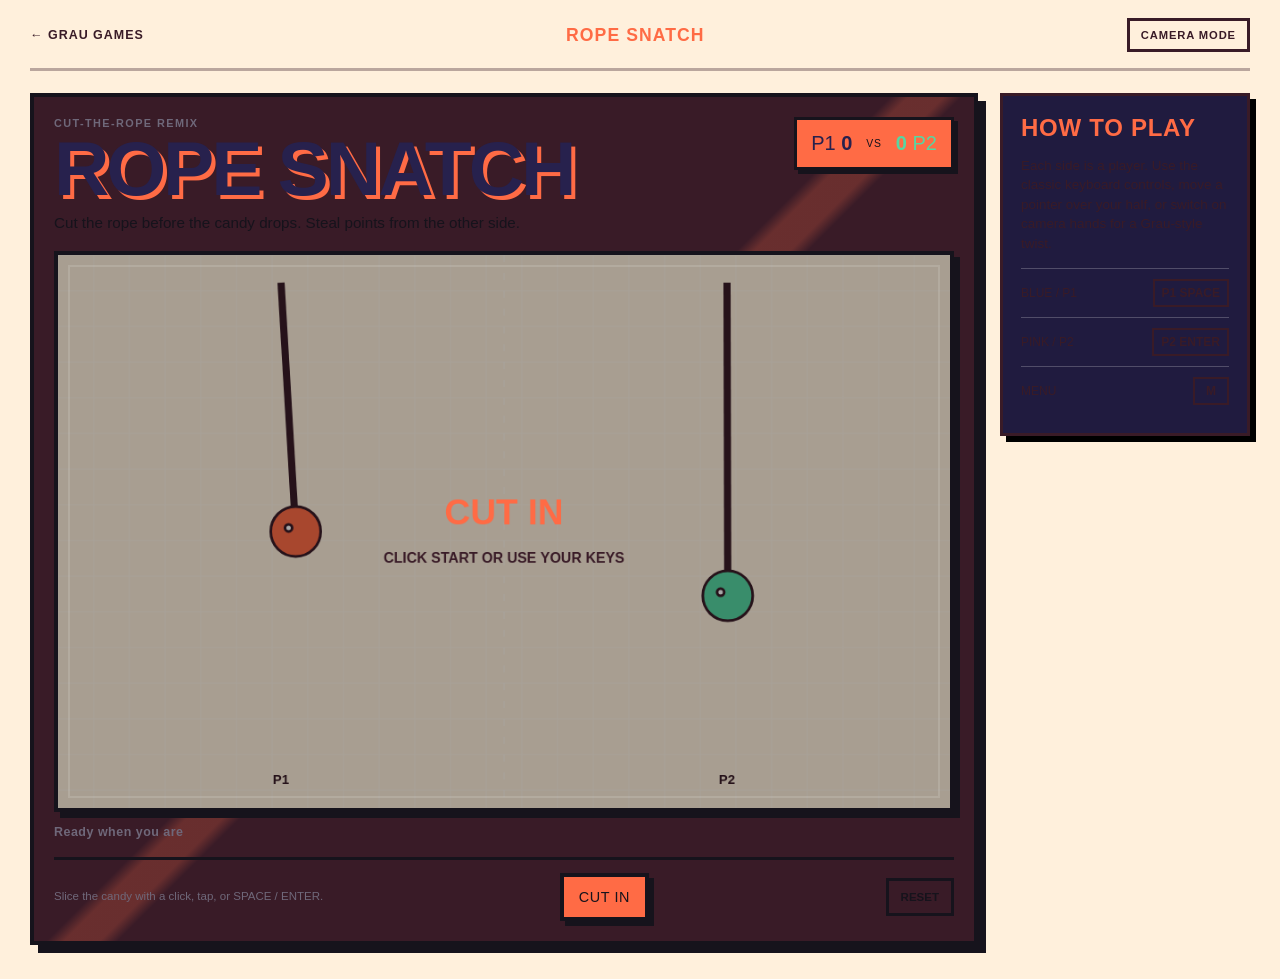
<file: rope-snatch/index.html>
<!doctype html>
<html lang="en">
<head>
<meta charset="utf-8">
<meta name="viewport" content="width=device-width,initial-scale=1,viewport-fit=cover">
<meta name="theme-color" content="#10131f">
<title>Grau Games</title>
<link rel="stylesheet" href="../_duel/duel.css">
</head>
<body data-game="cut">
<div class="duel-app">
  <header class="game-topbar">
    <a class="back" href="../">← GRAU GAMES</a>
    <span class="brand" id="gameName">GRAU ARCADE</span>
    <button class="cam-btn" id="cameraButton" type="button">CAMERA MODE</button>
  </header>
  <main class="game-layout">
    <section class="game-card">
      <div class="game-heading">
        <div>
          <span class="kicker" id="gameKicker">ARCADE DUEL</span>
          <h1 id="gameTitle">GAME</h1>
          <p class="tagline" id="gameTag"></p>
        </div>
        <div class="scoreboard" aria-live="polite">
          <span class="p1">P1 <b id="scoreP1">0</b></span>
          <span class="versus">VS</span>
          <span class="p2"><b id="scoreP2">0</b> P2</span>
        </div>
      </div>
      <div class="canvas-frame">
        <canvas id="gameCanvas" width="1000" height="620" tabindex="0" aria-label="Two player game board"></canvas>
      </div>
      <p class="status-line" id="statusLine">Ready when you are</p>
      <div class="control-strip">
        <small id="controlHint"></small>
        <button class="main-btn" id="startButton" type="button">START</button>
        <button class="secondary-btn" id="resetButton" type="button">RESET</button>
      </div>
      <div class="camera-drawer" id="cameraDrawer" hidden>
        <video id="camVideo" playsinline muted></video>
        <p><b>CAMERA INPUT ON.</b> Show one hand on each side of the frame. Pinch or tap to trigger actions. Your camera stays local to this page.</p>
      </div>
    </section>
    <aside class="help-card">
      <h2>HOW TO PLAY</h2>
      <p>Each side is a player. Use the classic keyboard controls, move a pointer over your half, or switch on camera hands for a Grau-style twist.</p>
      <div class="key-row"><span>BLUE / P1</span><span class="key" id="keyP1">WASD</span></div>
      <div class="key-row"><span>PINK / P2</span><span class="key" id="keyP2">ARROWS</span></div>
      <div class="key-row"><span>MENU</span><span class="key">M</span></div>
    </aside>
  </main>
</div>
<div class="toast" id="toast" hidden></div>
<script type="module" src="../_duel/duel.js"></script>
</body>
</html>
</file>
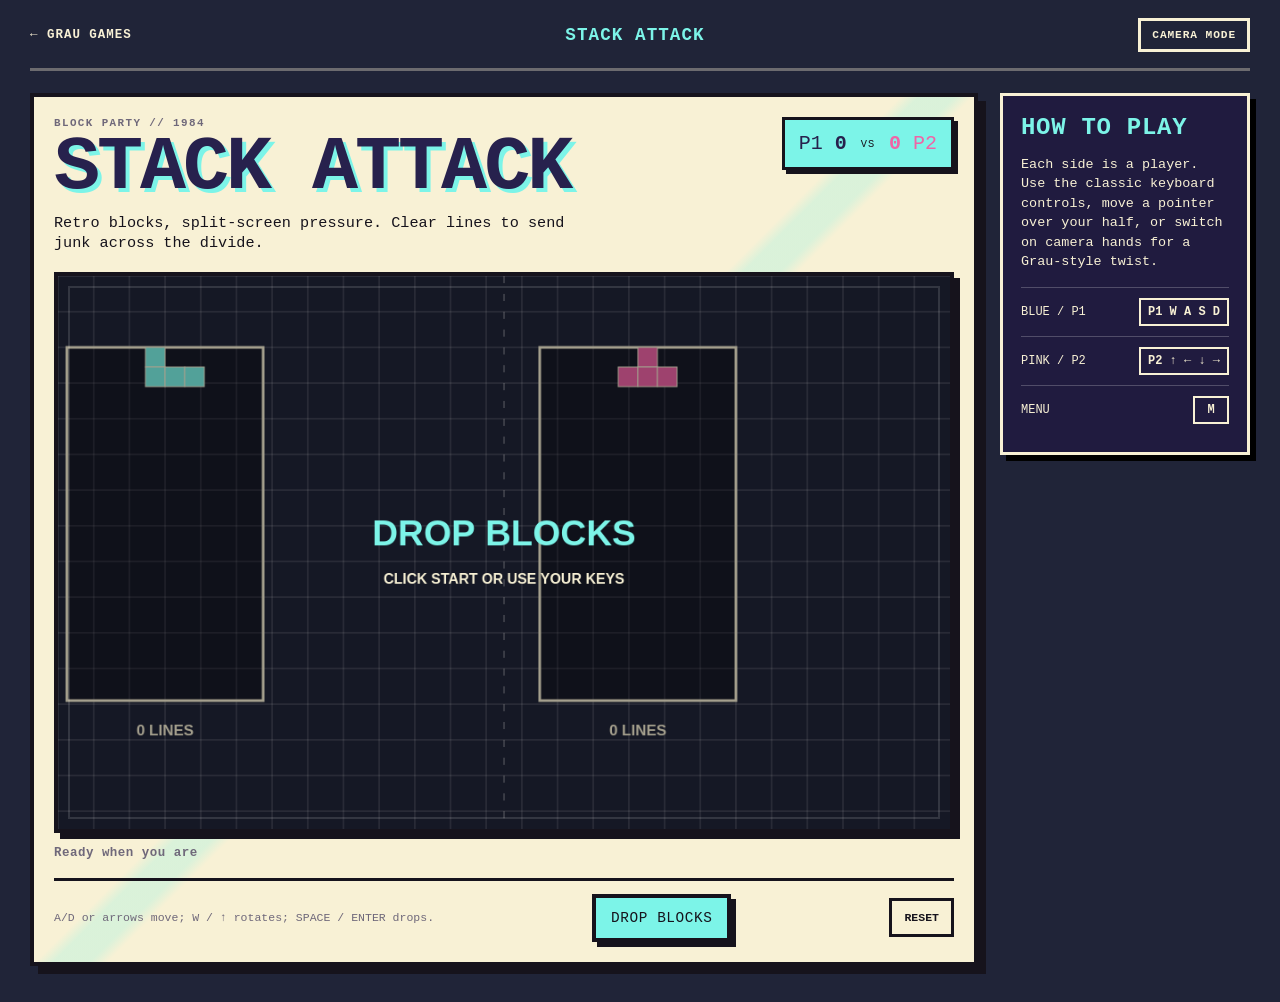
<file: stack-attack/index.html>
<!doctype html>
<html lang="en">
<head>
<meta charset="utf-8">
<meta name="viewport" content="width=device-width,initial-scale=1,viewport-fit=cover">
<meta name="theme-color" content="#10131f">
<title>Grau Games</title>
<link rel="stylesheet" href="../_duel/duel.css">
</head>
<body data-game="tetris">
<div class="duel-app">
  <header class="game-topbar">
    <a class="back" href="../">← GRAU GAMES</a>
    <span class="brand" id="gameName">GRAU ARCADE</span>
    <button class="cam-btn" id="cameraButton" type="button">CAMERA MODE</button>
  </header>
  <main class="game-layout">
    <section class="game-card">
      <div class="game-heading">
        <div>
          <span class="kicker" id="gameKicker">ARCADE DUEL</span>
          <h1 id="gameTitle">GAME</h1>
          <p class="tagline" id="gameTag"></p>
        </div>
        <div class="scoreboard" aria-live="polite">
          <span class="p1">P1 <b id="scoreP1">0</b></span>
          <span class="versus">VS</span>
          <span class="p2"><b id="scoreP2">0</b> P2</span>
        </div>
      </div>
      <div class="canvas-frame">
        <canvas id="gameCanvas" width="1000" height="620" tabindex="0" aria-label="Two player game board"></canvas>
      </div>
      <p class="status-line" id="statusLine">Ready when you are</p>
      <div class="control-strip">
        <small id="controlHint"></small>
        <button class="main-btn" id="startButton" type="button">START</button>
        <button class="secondary-btn" id="resetButton" type="button">RESET</button>
      </div>
      <div class="camera-drawer" id="cameraDrawer" hidden>
        <video id="camVideo" playsinline muted></video>
        <p><b>CAMERA INPUT ON.</b> Show one hand on each side of the frame. Pinch or tap to trigger actions. Your camera stays local to this page.</p>
      </div>
    </section>
    <aside class="help-card">
      <h2>HOW TO PLAY</h2>
      <p>Each side is a player. Use the classic keyboard controls, move a pointer over your half, or switch on camera hands for a Grau-style twist.</p>
      <div class="key-row"><span>BLUE / P1</span><span class="key" id="keyP1">WASD</span></div>
      <div class="key-row"><span>PINK / P2</span><span class="key" id="keyP2">ARROWS</span></div>
      <div class="key-row"><span>MENU</span><span class="key">M</span></div>
    </aside>
  </main>
</div>
<div class="toast" id="toast" hidden></div>
<script type="module" src="../_duel/duel.js"></script>
</body>
</html>
</file>
<file: styles.css>
/* ===============================================================
   Grau Games — neobrutalist shelf.

   House rules: flat saturated colour, black outlines, hard
   *unblurred* offset shadows, everything sitting at a slight angle.
   No gradients on chrome, no soft shadows, no rounded corners.

   The page is deliberately bare — wordmark, then games. Chrome that
   sits between a visitor and a game does not belong here.
   =============================================================== */

:root{
  --ink:#000;
  --page:#ffd400;
  --card:#fffdf5;

  --bd:4px;
  --shadow:9px 9px 0 var(--ink);
  --shadow-press:2px 2px 0 var(--ink);
  --border:var(--bd) solid var(--ink);

  --display:"Archivo Black", Impact, "Arial Black", sans-serif;
  --body:"Space Grotesk", ui-sans-serif, system-ui, sans-serif;
}

*{box-sizing:border-box}
html{
  -webkit-text-size-adjust:100%;
  /* cards sit at an angle and can overhang their column; clip that rather
     than letting it create a horizontal scrollbar */
  overflow-x:clip;
}

body{
  margin:0;
  min-height:100dvh;
  font-family:var(--body);
  color:var(--ink);
  background-color:var(--page);
  /* graph paper, drawn with gradients so there is no image request */
  background-image:
    linear-gradient(rgba(0,0,0,.07) 2px, transparent 2px),
    linear-gradient(90deg, rgba(0,0,0,.07) 2px, transparent 2px);
  background-size:44px 44px;
  overflow-x:hidden;
}
a{color:inherit}

/* --------------- cursor blob --------------- */
.blob{
  position:fixed;
  top:0; left:0;
  width:min(48vw,520px);
  aspect-ratio:1;
  border-radius:50%;
  background:#ff5c39;
  opacity:.42;
  filter:blur(80px);
  pointer-events:none;
  z-index:0;
  will-change:transform;
}
.blob[hidden]{display:none}

/* --------------- hero --------------- */
.hero{
  position:relative;
  z-index:1;
  padding:clamp(44px,8vw,92px) clamp(18px,5vw,40px) clamp(40px,7vw,72px);
  text-align:center;
}

.wordmark{
  display:inline-block;
  text-decoration:none;
  font-family:var(--display);
  /* tracks the viewport so the word fills the line at every width
     instead of stranding margins on desktop */
  font-size:clamp(40px,12.5vw,124px);
  line-height:.9;
  letter-spacing:-.03em;
  padding:.16em .26em .2em;
  border:var(--border);
  background:var(--card);
  box-shadow:var(--shadow);
  transform:rotate(-2deg);
  animation:drop .55s cubic-bezier(.2,1.4,.4,1) both;
}
.wordmark:hover,
.wordmark:focus-visible{ animation:wobble .5s ease-in-out; outline:none }
.wordmark:active{ transform:rotate(-2deg) translate(5px,5px); box-shadow:var(--shadow-press) }

.w-2{
  color:var(--card);
  -webkit-text-stroke:3px var(--ink);
  paint-order:stroke fill;
}

/* --------------- shelf --------------- */
main{
  position:relative;
  z-index:1;
  padding:0 clamp(18px,5vw,40px) clamp(64px,10vw,120px);
}

.shelf{
  max-width:1120px;
  margin:0 auto;
  display:grid;
  gap:clamp(30px,4.5vw,48px);
  grid-template-columns:repeat(auto-fill,minmax(300px,1fr));
}

.slot{
  display:flex;
  /* each card deals itself in just after the one before it */
  animation:deal .55s calc(.2s + var(--i) * .1s) cubic-bezier(.2,1.3,.4,1) both;
}

/* --------------- card --------------- */
.card{
  --px:0; --py:0;              /* cursor position, written by main.js */
  display:flex;
  flex-direction:column;
  width:100%;
  text-decoration:none;
  border:var(--border);
  background:var(--card);
  box-shadow:var(--shadow);
  transform:rotate(var(--tilt));
  transition:transform .18s cubic-bezier(.3,1.2,.5,1), box-shadow .18s ease;
}

/* The neobrutalist press: the card slides into its own shadow. Only cards
   that actually go somewhere get it — pressing under the cursor is a
   clickability promise, and an unfinished game cannot keep it. */
.card:not(.is-soon):hover,
.card:focus-visible{
  transform:rotate(0deg) translate(6px,6px);
  box-shadow:var(--shadow-press);
}
.card:focus-visible{ outline:5px solid #1d4ed8; outline-offset:6px }
.card:not(.is-soon):active{ transform:rotate(0deg) translate(9px,9px); box-shadow:0 0 0 var(--ink) }

/* sits further back on the shelf, and never behaves like a button */
.card.is-soon{ cursor:default; box-shadow:5px 5px 0 var(--ink) }

/* --------------- cover art --------------- */
.art{
  position:relative;
  display:block;
  aspect-ratio:16/10;
  overflow:hidden;
  border-bottom:var(--border);
  background:var(--ink);
}
.art-svg{ display:block; width:100%; height:100%; }

/* Depth: layers translate by different amounts against the cursor,
   so the cover art gains parallax without a library. */
.l-back,.l-mid,.l-fg{
  transition:transform .35s cubic-bezier(.2,.9,.3,1);
}
.card:hover .l-back{ transform:translate(calc(var(--px) * -7px), calc(var(--py) * -7px)) }
.card:hover .l-mid { transform:translate(calc(var(--px) * 15px), calc(var(--py) * 15px)) }
.card:hover .l-fg  { transform:translate(calc(var(--px) * 26px), calc(var(--py) * 26px)) }

/* A CSS transform on an SVG element replaces its transform attribute
   outright, so each of these has to restate its resting position in full
   or hovering would snap it to the origin. */
.melon-a,.melon-b,.sword-a,.sword-b{
  transition:transform .4s cubic-bezier(.2,1.2,.4,1);
}

/* GrauNinja: the halves sit either side of the blade, one above and one
   below. Hovering pushes them apart along the cut, finishing the slice. */
.melon-a{ transform:translate(96px,56px)   rotate(-28deg) }
.melon-b{ transform:translate(232px,152px) rotate(152deg) }
.card:hover .melon-a{ transform:translate(80px,40px)   rotate(-38deg) }
.card:hover .melon-b{ transform:translate(248px,168px) rotate(162deg) }

/* The blade sits drawn at rest and re-wipes on hover. Both strokes get the
   dash treatment together — animating only the white one would leave its
   black outline standing there as a bar. */
.slash{ stroke-dasharray:430; stroke-dashoffset:0 }
.card:hover .slash{ animation:wipe .5s cubic-bezier(.3,.8,.3,1) }

/* Grau Battle: the swords clash */
.sword-a{ transform:translate(160px,100px) rotate(-36deg) }
.sword-b{ transform:translate(160px,100px) rotate(36deg) }
.card:hover .sword-a{ transform:translate(160px,100px) rotate(-44deg) }
.card:hover .sword-b{ transform:translate(160px,100px) rotate(44deg) }

/* --------------- card body --------------- */
.body{ display:block; padding:20px 20px 22px }

.title-row{ display:flex; align-items:center; justify-content:space-between; gap:12px }
.title-row h3{
  margin:0;
  font-family:var(--display);
  font-size:clamp(20px,2.7vw,25px);
  letter-spacing:-.015em;
}

.badge{
  flex:none;
  font-family:var(--display);
  font-size:11px;
  letter-spacing:.1em;
  padding:7px 11px;
  border:3px solid var(--ink);
  background:#3ddc84;
  box-shadow:3px 3px 0 var(--ink);
  transition:transform .18s cubic-bezier(.3,1.4,.5,1), box-shadow .18s ease;
}
.card:not(.is-soon):hover .badge{ transform:translate(-2px,-2px); box-shadow:5px 5px 0 var(--ink) }
.badge-soon{ background:var(--card); animation:blink 1.8s steps(1,end) infinite }
.card:hover .badge-soon{ transform:none; box-shadow:3px 3px 0 var(--ink) }

.body p{ margin:13px 0 0; font-size:15px; line-height:1.5 }

.tags{
  list-style:none;
  display:flex; flex-wrap:wrap; gap:7px;
  margin:17px 0 0; padding:0;
}
.tags li{
  font-size:11.5px;
  font-weight:700;
  letter-spacing:.05em;
  text-transform:uppercase;
  padding:5px 9px;
  border:2px solid var(--ink);
  background:var(--page);
}

/* --------------- keyframes --------------- */
@keyframes drop{
  from{ opacity:0; transform:rotate(-2deg) translateY(-36px) scale(.94) }
  to  { opacity:1; transform:rotate(-2deg) translateY(0) scale(1) }
}
@keyframes deal{
  from{ opacity:0; transform:translateY(30px) rotate(calc(var(--tilt) * 3)) }
  to  { opacity:1; transform:none }
}
@keyframes wobble{
  0%,100%{ transform:rotate(-2deg) }
  30%    { transform:rotate(1.5deg) scale(1.02) }
  65%    { transform:rotate(-3.5deg) }
}
@keyframes wipe{ from{ stroke-dashoffset:430 } to{ stroke-dashoffset:0 } }
@keyframes blink{
  0%,60%  { background:var(--card) }
  61%,100%{ background:#ffe680 }
}

/* --------------- narrow screens --------------- */
@media (max-width:560px){
  /* one column, and the tilt reads as a mistake at this width */
  .shelf{ grid-template-columns:1fr; gap:26px }
  .card{ transform:none }
  .body{ padding:17px 16px 19px }
  .wordmark{ letter-spacing:-.04em }
}

/* --------------- reduced motion ---------------
   Kill every idle and entrance animation, and freeze the parallax.
   The press on hover stays: it is feedback, not decoration. */
@media (prefers-reduced-motion:reduce){
  *,*::before,*::after{
    animation-duration:.01ms !important;
    animation-iteration-count:1 !important;
    transition-duration:.01ms !important;
  }
  .card:hover .l-back,
  .card:hover .l-mid,
  .card:hover .l-fg{ transform:none }
  .card:hover .melon-a{ transform:translate(96px,56px)   rotate(-28deg) }
  .card:hover .melon-b{ transform:translate(232px,152px) rotate(152deg) }
  .card:hover .sword-a{ transform:translate(160px,100px) rotate(-36deg) }
  .card:hover .sword-b{ transform:translate(160px,100px) rotate(36deg) }
  .slash{ stroke-dashoffset:0 }
}

/* ===============================================================
   Experience pass — calm arcade composition.
   This layer intentionally keeps the original art language and game
   interactions, but gives the shelf a stronger entrance, hierarchy and
   tactile navigation system.
   =============================================================== */

:root{
  --ink:#2a2723;
  --page:#e6dfd1;
  --paper:#f5f0e6;
  --accent:#b6674f;
  --acid:var(--accent);
  --coral:var(--accent);
  --blue:var(--accent);
  --muted:#6f695f;
  --shadow:10px 10px 0 var(--ink);
  --shadow-small:5px 5px 0 var(--ink);
  --shadow-press:2px 2px 0 var(--ink);
  --mono:"Space Mono", ui-monospace, SFMono-Regular, Consolas, monospace;
}

html{scroll-behavior:smooth}
body{
  background-color:var(--page);
  background-image:
    linear-gradient(rgba(0,0,0,.075) 2px, transparent 2px),
    linear-gradient(90deg, rgba(0,0,0,.075) 2px, transparent 2px);
  background-size:44px 44px;
}
body::before{
  content:"";
  position:fixed;
  z-index:0;
  top:39%;
  left:-5%;
  width:110%;
  height:25px;
  background:var(--coral);
  border-block:4px solid var(--ink);
  transform:rotate(-4deg);
  pointer-events:none;
}
body::after{
  content:"";
  position:fixed;
  z-index:0;
  right:20px;
  bottom:20px;
  width:70px;
  height:70px;
  border:4px solid var(--ink);
  background:var(--acid);
  box-shadow:var(--shadow-small);
  transform:rotate(8deg);
  pointer-events:none;
}

.blob{
  z-index:3;
  width:25px;
  height:25px;
  border:3px solid var(--ink);
  border-radius:0;
  background:var(--acid);
  box-shadow:5px 5px 0 var(--ink);
  filter:none;
  opacity:1;
}
.blob::before,.blob::after{
  content:"";
  position:absolute;
  background:var(--ink);
}
.blob::before{width:3px;height:39px;left:8px;top:-10px}
.blob::after{height:3px;width:39px;left:-10px;top:8px}

.site-header,main,.site-footer{
  position:relative;
  z-index:1;
  width:min(1280px,calc(100% - 48px));
  margin-inline:auto;
}
.site-header{
  display:flex;
  align-items:center;
  justify-content:space-between;
  gap:24px;
  padding:28px 0 18px;
}
.wordmark{
  display:inline-block;
  padding:.1em .2em .14em;
  font-size:clamp(1.7rem,4vw,3.2rem);
  line-height:.9;
  letter-spacing:-.035em;
  background:var(--paper);
  border:4px solid var(--ink);
  box-shadow:var(--shadow-small);
  transform:rotate(-1.8deg);
  transition:transform .18s cubic-bezier(.3,1.2,.5,1),box-shadow .18s ease;
}
.wordmark:hover,.wordmark:focus-visible{transform:rotate(1deg) translate(3px,3px);box-shadow:var(--shadow-press);outline:none}
.wordmark:active{transform:rotate(1deg) translate(6px,6px);box-shadow:0 0 0 var(--ink)}
.w-2{color:var(--coral);-webkit-text-stroke:2px var(--ink);paint-order:stroke fill}
.header-meta{display:flex;align-items:center;gap:18px;font-family:var(--mono);font-size:clamp(.66rem,1.2vw,.78rem);font-weight:700;letter-spacing:.08em;text-align:right}
.header-id{color:var(--muted)}
.status{display:inline-flex;align-items:center;gap:8px;padding:8px 10px;border:3px solid var(--ink);background:var(--acid);box-shadow:3px 3px 0 var(--ink)}
.status i{display:block;width:9px;height:9px;background:var(--ink);animation:blink-dot 1.5s steps(1,end) infinite}

main{padding:0}
.hero{
  display:grid;
  grid-template-columns:minmax(0,1.3fr) minmax(250px,.7fr);
  align-items:center;
  gap:clamp(40px,8vw,130px);
  min-height:min(650px,68vh);
  padding:clamp(58px,8vw,110px) 0 clamp(64px,9vw,120px);
  text-align:left;
}
.eyebrow{display:flex;align-items:center;gap:10px;margin:0 0 20px;font-family:var(--mono);font-size:clamp(.68rem,1vw,.8rem);font-weight:700;letter-spacing:.08em;line-height:1.3}
.eyebrow span{display:inline-grid;place-items:center;min-width:29px;min-height:25px;padding:2px 5px;background:var(--ink);color:var(--page)}
.hero h1{max-width:840px;margin:0;font-size:clamp(3.8rem,9.3vw,9.4rem);line-height:.84;letter-spacing:-.065em;text-wrap:balance}
.hero h1 em{color:var(--coral);font-style:normal;text-shadow:7px 7px 0 var(--ink)}
.hero-deck{max-width:510px;margin:30px 0 0;font-size:clamp(1rem,1.5vw,1.25rem);line-height:1.45}
.jump{display:inline-flex;align-items:center;gap:13px;margin-top:32px;padding:13px 15px 13px 12px;border:4px solid var(--ink);background:var(--paper);box-shadow:var(--shadow-small);font-family:var(--display);font-size:.86rem;letter-spacing:.04em;text-decoration:none;transition:transform .18s cubic-bezier(.3,1.2,.5,1),box-shadow .18s ease}
.jump:hover,.jump:focus-visible{transform:translate(4px,4px);box-shadow:var(--shadow-press);outline:none}
.jump:active{transform:translate(7px,7px);box-shadow:0 0 0 var(--ink)}
.jump-mark{display:grid;place-items:center;width:28px;height:28px;background:var(--coral);border:3px solid var(--ink);font-size:1.2rem;line-height:1}

.hero-poster{justify-self:end;width:min(100%,350px);transform:rotate(3.5deg);animation:poster-in .7s .15s cubic-bezier(.2,1.3,.4,1) both}
.poster-frame{position:relative;display:flex;flex-direction:column;justify-content:space-between;min-height:370px;padding:20px;overflow:hidden;border:4px solid var(--ink);background-color:var(--blue);background-image:linear-gradient(135deg,transparent 0 47%,rgba(255,255,255,.18) 47% 50%,transparent 50% 100%);background-size:42px 42px;box-shadow:var(--shadow)}
.poster-frame::before{content:"";position:absolute;inset:14px;border:3px solid var(--ink);pointer-events:none}
.poster-top,.poster-bottom{position:relative;z-index:1;font-family:var(--mono);font-size:.65rem;font-weight:700;letter-spacing:.08em}
.poster-glyph{position:relative;z-index:1;margin-left:-13px;color:var(--paper);font-family:var(--display);font-size:clamp(7rem,15vw,11rem);line-height:.7;letter-spacing:-.17em;-webkit-text-stroke:5px var(--ink);paint-order:stroke fill;transform:rotate(-8deg)}
.poster-cross{position:absolute;right:29px;top:42%;color:var(--acid);font-family:var(--display);font-size:4rem;line-height:1;-webkit-text-stroke:3px var(--ink)}
.poster-note{display:inline-block;margin-top:18px;padding:8px 10px;border:3px solid var(--ink);background:var(--acid);box-shadow:4px 4px 0 var(--ink);font-family:var(--mono);font-size:.72rem;font-weight:700;letter-spacing:.08em}
.poster-note b{font-size:1rem}

.arcade{padding:clamp(24px,4vw,55px) 0 clamp(72px,10vw,130px);border-top:4px solid var(--ink)}
.section-head{display:flex;align-items:flex-end;justify-content:space-between;gap:28px;margin-bottom:34px}
.section-head .eyebrow{margin-bottom:15px}
.section-head h2{margin:0;font-family:var(--display);font-size:clamp(2.3rem,5vw,5rem);line-height:.88;letter-spacing:-.05em}
.section-note{margin:0 0 3px;padding:12px 14px;border:4px solid var(--ink);background:var(--acid);box-shadow:var(--shadow-small);font-family:var(--mono);font-size:.78rem;font-weight:700;line-height:1.6;text-align:right}
.section-note b{font-size:1.05rem}

.shelf{display:grid;grid-template-columns:minmax(0,1.45fr) minmax(280px,.85fr);align-items:stretch;gap:clamp(24px,3vw,38px);max-width:none;margin:0}
.slot{display:flex;min-width:0;animation:deal .65s calc(.12s + var(--i) * .12s) cubic-bezier(.2,1.3,.4,1) both}
.slot--featured{grid-column:1}
.card{min-width:0;color:var(--ink);background:var(--paper);border:4px solid var(--ink);box-shadow:var(--shadow);transition:transform .2s cubic-bezier(.3,1.2,.5,1),box-shadow .2s ease}
.card.is-featured{display:grid;grid-template-columns:minmax(0,1.12fr) minmax(250px,.88fr);min-height:390px}
.card:not(.is-soon):hover,.card:focus-visible{transform:rotate(0deg) translate(7px,7px);box-shadow:var(--shadow-press)}
.card:focus-visible{outline:5px solid var(--blue);outline-offset:7px}
.card:not(.is-soon):active{transform:rotate(0deg) translate(10px,10px);box-shadow:0 0 0 var(--ink)}
.card.is-soon{cursor:default;box-shadow:6px 6px 0 var(--ink)}
.art{position:relative;display:block;aspect-ratio:16/10;overflow:hidden;background:var(--ink);border-bottom:4px solid var(--ink)}
.card.is-featured .art{height:100%;min-height:390px;aspect-ratio:auto;border-right:4px solid var(--ink);border-bottom:0}
.art::after{content:"";position:absolute;right:10px;bottom:10px;width:18px;height:18px;border-right:3px solid var(--ink);border-bottom:3px solid var(--ink);opacity:.75;pointer-events:none}
.art-index{position:absolute;top:13px;left:13px;padding:6px 8px;border:3px solid var(--ink);background:var(--paper);font-family:var(--mono);font-size:.68rem;font-weight:700;letter-spacing:.06em}

.body{display:flex;flex-direction:column;min-width:0;padding:22px 22px 21px}
.card-kicker{display:block;margin-bottom:12px;color:var(--muted);font-family:var(--mono);font-size:.68rem;font-weight:700;letter-spacing:.1em}
.title-row{display:flex;align-items:flex-start;justify-content:space-between;gap:14px}
.title-row h3{margin:0;font-family:var(--display);font-size:clamp(1.55rem,3vw,2.35rem);line-height:.94;letter-spacing:-.035em}
.card.is-featured .title-row h3{font-size:clamp(2rem,3.7vw,3.2rem)}
.badge{flex:none;padding:7px 10px;border:3px solid var(--ink);background:var(--acid);box-shadow:3px 3px 0 var(--ink);font-family:var(--display);font-size:.68rem;letter-spacing:.08em}
.card:not(.is-soon):hover .badge{transform:translate(-2px,-2px);box-shadow:5px 5px 0 var(--ink)}
.badge-soon{background:var(--paper);animation:blink .1s steps(1,end) infinite;animation-play-state:paused}
.card.is-soon:hover .badge-soon{animation-play-state:running}
.body p{margin:17px 0 0;font-size:clamp(.98rem,1.35vw,1.08rem);line-height:1.45}
.card-footer{display:flex;align-items:flex-end;justify-content:space-between;gap:15px;margin-top:auto;padding-top:19px;border-top:3px solid var(--ink)}
.tags{display:flex;flex-wrap:wrap;gap:7px;list-style:none;margin:0;padding:0}
.tags li{padding:5px 8px;border:2px solid var(--ink);background:var(--page);font-size:.68rem;font-weight:700;letter-spacing:.04em;text-transform:uppercase}
.launch{flex:none;font-family:var(--display);font-size:.74rem;line-height:1.1;text-align:right;white-space:nowrap}
.card.is-soon .launch{color:var(--muted);font-family:var(--mono);font-size:.63rem}

.site-footer{display:flex;justify-content:space-between;gap:20px;padding:18px 0 28px;border-top:4px solid var(--ink);font-family:var(--mono);font-size:.64rem;font-weight:700;letter-spacing:.07em}
.footer-mark{font-size:.78rem}.footer-mark b{color:var(--coral)}

@keyframes poster-in{from{opacity:0;transform:rotate(9deg) translateY(35px) scale(.94)}to{opacity:1;transform:rotate(3.5deg) translateY(0) scale(1)}}
@keyframes blink-dot{0%,60%{opacity:1}61%,100%{opacity:.25}}

@media (max-width:850px){
  .hero{grid-template-columns:minmax(0,1fr) minmax(220px,.55fr);gap:35px}
  .hero h1{font-size:clamp(3.4rem,10vw,6.5rem)}
  .poster-frame{min-height:300px}
  .card.is-featured{grid-template-columns:minmax(0,1fr) minmax(210px,.9fr)}
  .card.is-featured .art{min-height:340px}
  .body{padding:18px 17px 17px}
  .card-footer{display:block}
  .launch{display:block;margin-top:13px;text-align:left}
}
@media (max-width:680px){
  .site-header,main,.site-footer{width:min(100% - 32px,560px)}
  .site-header{align-items:flex-start;padding-top:20px}
  .header-meta{align-items:flex-end;flex-direction:column;gap:8px}
  .header-id{display:none}
  .hero{display:block;min-height:0;padding:72px 0 82px}
  .hero h1{font-size:clamp(3.45rem,16vw,6rem)}
  .hero-poster{width:min(72vw,310px);margin:58px auto 0}
  .poster-frame{min-height:300px}
  .arcade{padding-top:28px}
  .section-head{display:block;margin-bottom:29px}
  .section-note{display:inline-block;margin-top:23px;text-align:left}
  .shelf{grid-template-columns:1fr;gap:28px}
  .slot--featured{grid-column:auto}
  .card.is-featured{display:flex;min-height:0}
  .card.is-featured .art{height:auto;min-height:0;aspect-ratio:16/10;border-right:0;border-bottom:4px solid var(--ink)}
  .card.is-featured .title-row h3{font-size:clamp(2rem,10vw,3rem)}
  .site-footer{display:block;line-height:1.6}
  .footer-mark{display:block;margin-top:10px}
  body::after{right:8px;bottom:8px;width:42px;height:42px;box-shadow:3px 3px 0 var(--ink)}
}
@media (max-width:420px){
  .wordmark{font-size:1.45rem}
  .status{font-size:.58rem}
  .hero{padding-top:59px}
  .hero-deck{font-size:1rem}
  .jump{font-size:.72rem}
  .title-row{display:block}
  .badge{display:inline-block;margin-top:13px}
  .card-footer{margin-top:22px}
}
@media (pointer:coarse){.blob{display:none}}
@media (prefers-reduced-motion:reduce){
  html{scroll-behavior:auto}
  .card:hover .l-back,.card:hover .l-mid,.card:hover .l-fg{transform:none}
  .card:hover .melon-a{transform:translate(96px,56px) rotate(-28deg)}
  .card:hover .melon-b{transform:translate(232px,152px) rotate(152deg)}
  .card:hover .sword-a{transform:translate(160px,100px) rotate(-36deg)}
  .card:hover .sword-b{transform:translate(160px,100px) rotate(36deg)}
  .slash{stroke-dashoffset:0}
}

/* Quiet palette and direct pointer pass */
body{
  color:var(--ink);
  background-color:var(--page);
  background-image:
    linear-gradient(rgba(42,39,35,.045) 2px, transparent 2px),
    linear-gradient(90deg, rgba(42,39,35,.045) 2px, transparent 2px);
}
body::before,body::after{display:none}
.w-2{color:var(--accent);-webkit-text-stroke:0}
.status{padding:6px 0;border:0;background:transparent;box-shadow:none;color:var(--muted)}
.status i{width:7px;height:7px;background:var(--accent);animation:none}
.blob{width:12px;height:12px;border:2px solid var(--ink);background:var(--acid);box-shadow:2px 2px 0 var(--ink)}
.blob::before,.blob::after{display:none}
.arcade{padding-top:clamp(34px,5vw,70px)}
.eyebrow span{background:var(--paper);color:var(--ink);border:2px solid var(--ink)}
.section-note{border:3px solid var(--ink);background:var(--accent);box-shadow:4px 4px 0 var(--ink)}
.badge{background:var(--acid)}
.tags li{background:var(--page)}
.section-head h2::after{content:"";display:inline-block;width:19px;height:19px;margin:0 0 4px 10px;background:var(--accent);border:3px solid var(--ink);box-shadow:4px 4px 0 var(--ink);transform:rotate(8deg)}

@media (max-width:680px){
  .site-header{padding-bottom:8px}
  .arcade{padding-top:40px}
}

/* Keep the hover target fixed while the card presses into its shadow. */
.slot:hover .card:not(.is-soon),
.slot:focus-within .card:not(.is-soon){
  transform:rotate(0deg) translate(7px,7px);
  box-shadow:var(--shadow-press);
}
.slot:hover .card .l-back{transform:translate(calc(var(--px) * -7px),calc(var(--py) * -7px))}
.slot:hover .card .l-mid{transform:translate(calc(var(--px) * 15px),calc(var(--py) * 15px))}
.slot:hover .card .l-fg{transform:translate(calc(var(--px) * 26px),calc(var(--py) * 26px))}
.slot:hover .card .melon-a{transform:translate(80px,40px) rotate(-38deg)}
.slot:hover .card .melon-b{transform:translate(248px,168px) rotate(162deg)}
.slot:hover .card .sword-a{transform:translate(160px,100px) rotate(-44deg)}
.slot:hover .card .sword-b{transform:translate(160px,100px) rotate(44deg)}
.slot:hover .card .slash{animation:wipe .5s cubic-bezier(.3,.8,.3,1)}
.slot:hover .card:not(.is-soon) .badge{transform:translate(-2px,-2px);box-shadow:5px 5px 0 var(--ink)}

@media (prefers-reduced-motion:reduce){
  .slot:hover .card .l-back,.slot:hover .card .l-mid,.slot:hover .card .l-fg{transform:none}
  .slot:hover .card .melon-a{transform:translate(96px,56px) rotate(-28deg)}
  .slot:hover .card .melon-b{transform:translate(232px,152px) rotate(152deg)}
  .slot:hover .card .sword-a{transform:translate(160px,100px) rotate(-36deg)}
  .slot:hover .card .sword-b{transform:translate(160px,100px) rotate(36deg)}
  .slot:hover .card .slash{animation:none;stroke-dashoffset:0}
}
</file>
<file: _duel/duel.css>
:root{--bg:#10131f;--panel:#f8f0dc;--ink:#16131c;--accent:#ffcf33;--accent2:#ff5c8a;--deep:#27214d;--muted:#6f687a;--font:Arial,sans-serif;--display:Impact,Arial Black,sans-serif;--shadow:8px 8px 0 var(--ink)}
*{box-sizing:border-box}html{background:var(--bg)}body{margin:0;min-height:100dvh;background:var(--bg);color:var(--panel);font-family:var(--font);overflow-x:hidden}button,a{font:inherit;color:inherit}button{cursor:pointer}.duel-app{width:min(1220px,calc(100% - 32px));margin:0 auto;padding:18px 0 34px}.game-topbar{display:flex;align-items:center;justify-content:space-between;gap:18px;padding-bottom:16px;border-bottom:3px solid color-mix(in srgb,var(--panel) 35%,transparent);font-weight:700}.back{display:inline-flex;align-items:center;gap:8px;text-decoration:none;color:var(--panel);font-size:.78rem;letter-spacing:.08em}.back:hover{color:var(--accent)}.brand{font-family:var(--display);letter-spacing:.06em;font-size:1.1rem;color:var(--accent)}.cam-btn,.top-btn{border:3px solid var(--panel);background:transparent;color:var(--panel);padding:8px 11px;font-size:.7rem;letter-spacing:.08em;font-weight:700}.cam-btn:hover,.cam-btn.active{background:var(--accent);color:var(--ink);border-color:var(--accent)}.game-layout{display:grid;grid-template-columns:minmax(0,1fr) 250px;gap:22px;padding-top:22px}.game-card{min-width:0;background:var(--panel);color:var(--ink);border:4px solid var(--ink);box-shadow:var(--shadow);padding:20px}.game-heading{display:flex;align-items:flex-start;justify-content:space-between;gap:20px;margin-bottom:15px}.kicker{display:block;color:var(--muted);font-size:.68rem;letter-spacing:.13em;font-weight:700;margin-bottom:7px}.game-heading h1{margin:0;font-family:var(--display);font-size:clamp(2.7rem,6vw,5.7rem);line-height:.84;letter-spacing:-.04em;color:var(--deep);text-shadow:4px 4px 0 var(--accent)}.tagline{max-width:520px;margin:12px 0 0;font-size:.95rem;line-height:1.35}.scoreboard{display:flex;align-items:center;gap:14px;padding:12px 14px;border:3px solid var(--ink);background:var(--accent);box-shadow:4px 4px 0 var(--ink);font-family:var(--display);font-size:1.25rem;white-space:nowrap}.scoreboard .p1{color:var(--deep)}.scoreboard .p2{color:var(--accent2)}.scoreboard .versus{font-family:var(--font);font-size:.65rem;letter-spacing:.08em}.canvas-frame{position:relative;margin-top:18px;border:4px solid var(--ink);background:#070910;box-shadow:6px 6px 0 var(--ink);overflow:hidden}.canvas-frame::after{content:"";position:absolute;inset:10px;border:2px solid rgba(255,255,255,.13);pointer-events:none}.canvas-frame canvas{display:block;width:100%;height:auto;aspect-ratio:1000/620;touch-action:none}.status-line{min-height:22px;margin:13px 0 0;font-size:.78rem;font-weight:700;letter-spacing:.04em;color:var(--muted)}.control-strip{display:flex;align-items:center;justify-content:space-between;gap:12px;margin-top:10px;padding-top:13px;border-top:3px solid var(--ink)}.control-strip small{font-size:.72rem;color:var(--muted);line-height:1.35}.main-btn{border:4px solid var(--ink);background:var(--accent);color:var(--ink);box-shadow:5px 5px 0 var(--ink);padding:12px 15px;font-family:var(--display);font-size:.9rem;letter-spacing:.04em;transition:transform .15s,box-shadow .15s}.main-btn:hover,.main-btn:focus-visible{transform:translate(3px,3px);box-shadow:2px 2px 0 var(--ink);outline:none}.main-btn:active{transform:translate(5px,5px);box-shadow:0 0 0 var(--ink)}.secondary-btn{border:3px solid var(--ink);background:transparent;color:var(--ink);padding:10px 12px;font-weight:700;font-size:.72rem}.help-card{border:3px solid var(--panel);padding:18px;background:color-mix(in srgb,var(--deep) 82%,#000);box-shadow:6px 6px 0 #000;align-self:start}.help-card h2{margin:0 0 14px;font-family:var(--display);font-size:1.5rem;color:var(--accent);letter-spacing:.03em}.help-card p{margin:0 0 15px;font-size:.84rem;line-height:1.45;color:var(--panel)}.key-row{display:flex;align-items:center;justify-content:space-between;gap:8px;border-top:1px solid rgba(255,255,255,.22);padding:10px 0;font-size:.75rem}.key{display:inline-flex;min-width:36px;justify-content:center;padding:5px 7px;border:2px solid var(--panel);font-weight:700}.camera-drawer{display:grid;grid-template-columns:192px 1fr;gap:12px;align-items:center;margin-top:20px;padding:12px;border:3px solid var(--panel);background:rgba(0,0,0,.28)}.camera-drawer[hidden]{display:none}.camera-drawer video{width:192px;height:144px;object-fit:cover;transform:scaleX(-1);border:3px solid var(--accent)}.camera-drawer p{margin:0;font-size:.76rem;line-height:1.4}.camera-drawer b{color:var(--accent)}.toast{position:fixed;left:50%;bottom:20px;z-index:10;transform:translateX(-50%);padding:10px 14px;border:3px solid var(--ink);background:var(--accent);color:var(--ink);box-shadow:4px 4px 0 var(--ink);font-size:.78rem;font-weight:700}.toast[hidden]{display:none}
body[data-game="tetris"],body[data-game="space"]{--font:"Space Mono",Consolas,monospace;--display:"Space Mono",Consolas,monospace}.game-card:has(#gameCanvas){isolation:isolate}.game-card:has(#gameCanvas)::before{content:"";position:absolute;z-index:-1;inset:0;background:linear-gradient(135deg,transparent 0 48%,color-mix(in srgb,var(--accent) 24%,transparent) 49% 51%,transparent 52%);pointer-events:none}.game-card{position:relative}.game-heading h1{max-width:650px}.game-layout{position:relative}.game-card,.help-card{animation:pop .45s cubic-bezier(.2,1.2,.4,1) both}@keyframes pop{from{opacity:0;transform:translateY(16px) rotate(1deg)}to{opacity:1;transform:none}}
@media(max-width:820px){.game-layout{grid-template-columns:1fr}.help-card{display:grid;grid-template-columns:1fr 1fr;gap:10px 20px}.help-card h2{grid-column:1/-1}.help-card p{margin:0}.key-row{padding:7px 0}}
@media(max-width:560px){.duel-app{width:min(100% - 18px,520px);padding-top:10px}.game-topbar{align-items:flex-start}.brand{display:none}.game-card{padding:13px}.game-heading{display:block}.scoreboard{display:inline-flex;margin-top:18px}.game-heading h1{font-size:clamp(2.6rem,15vw,4.4rem)}.control-strip{align-items:stretch;flex-direction:column}.main-btn,.secondary-btn{width:100%}.help-card{display:block}.camera-drawer{grid-template-columns:1fr}.camera-drawer video{width:100%;height:auto}}
@media(prefers-reduced-motion:reduce){*,*::before,*::after{animation-duration:.01ms!important;transition-duration:.01ms!important}}
</file>
